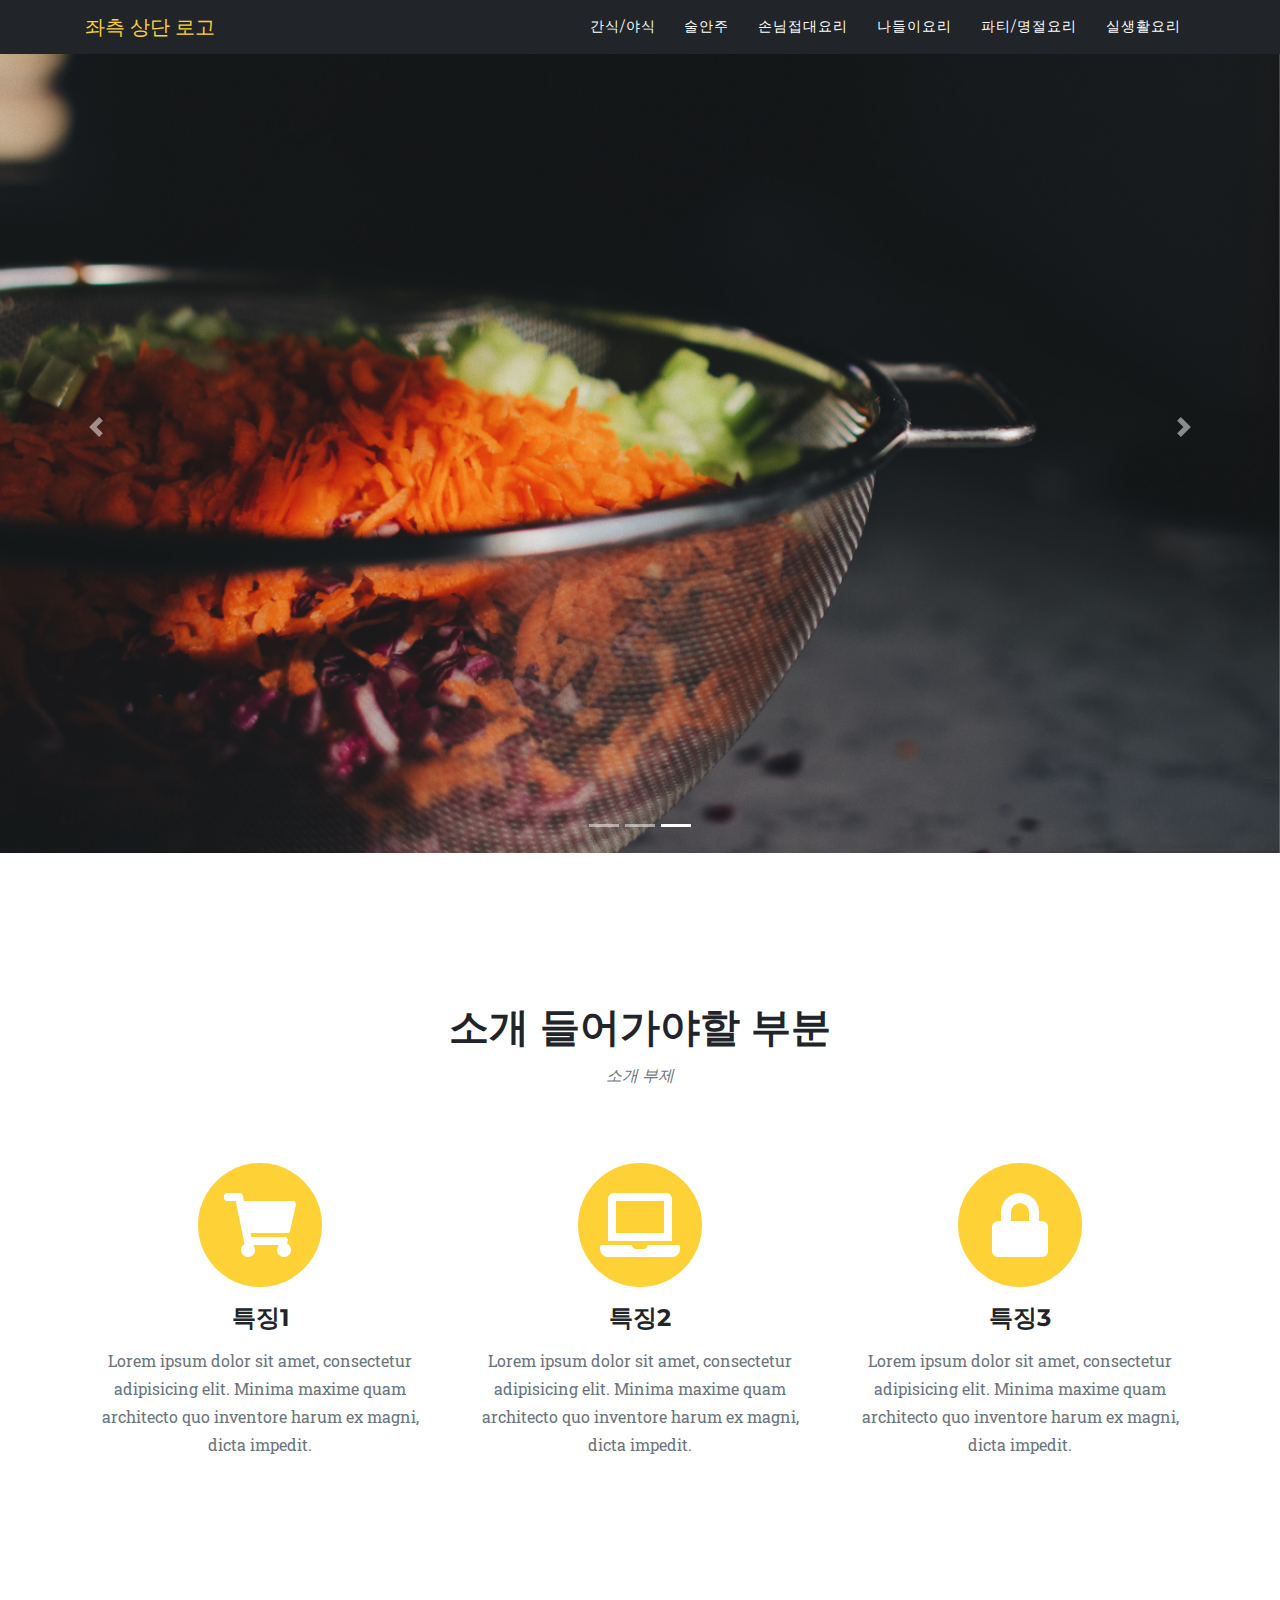
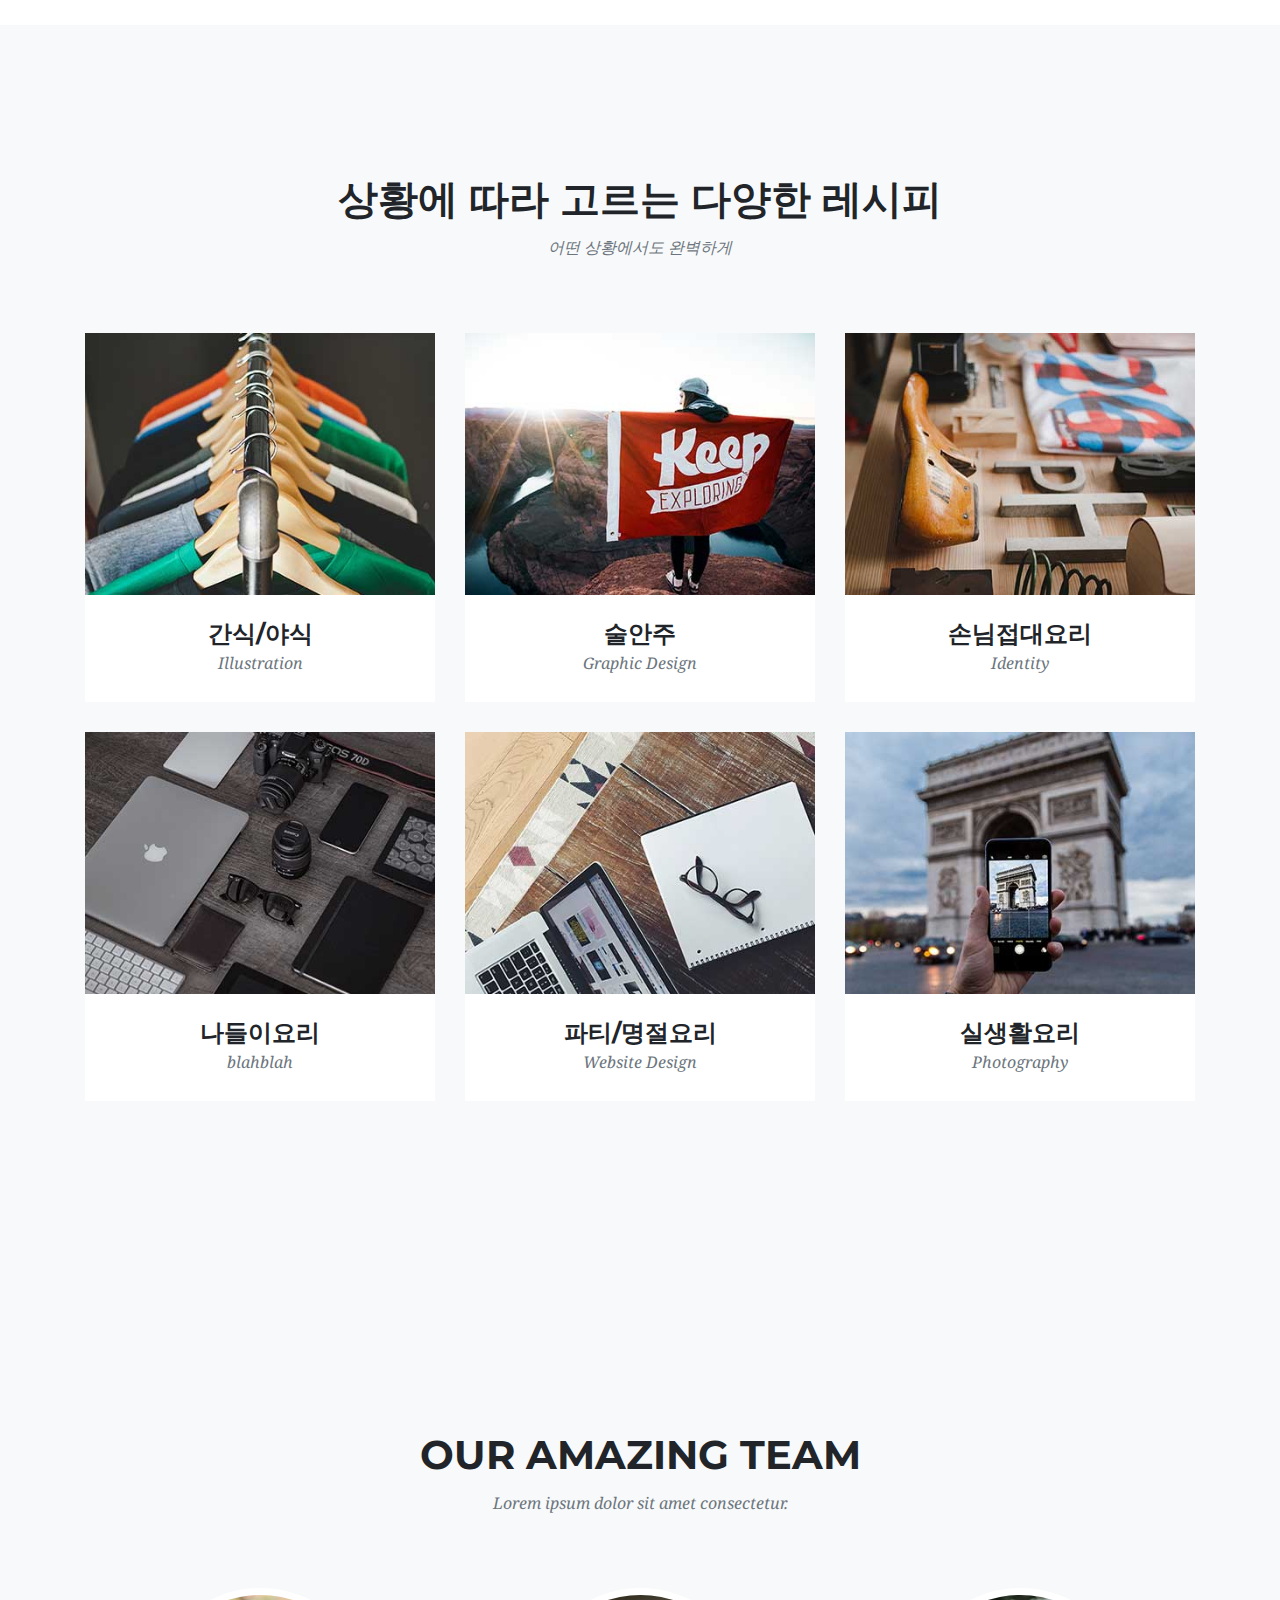
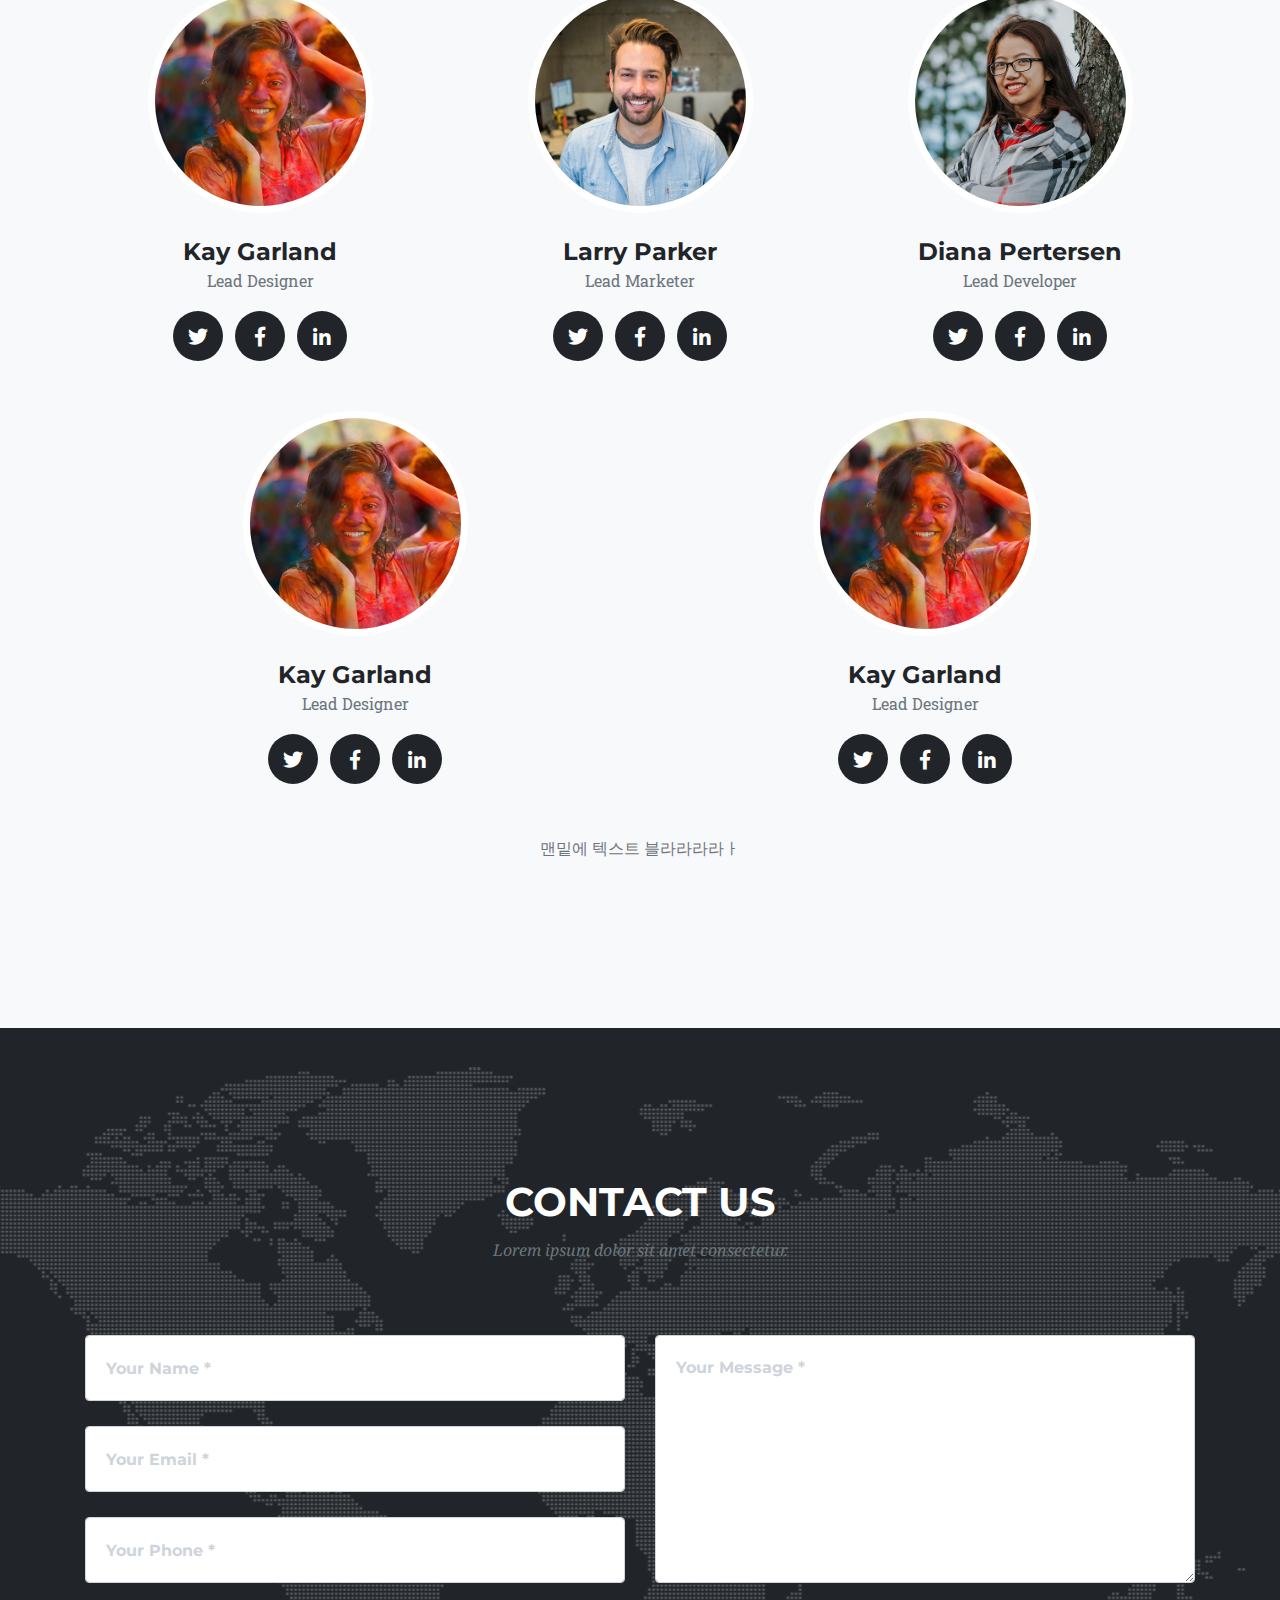
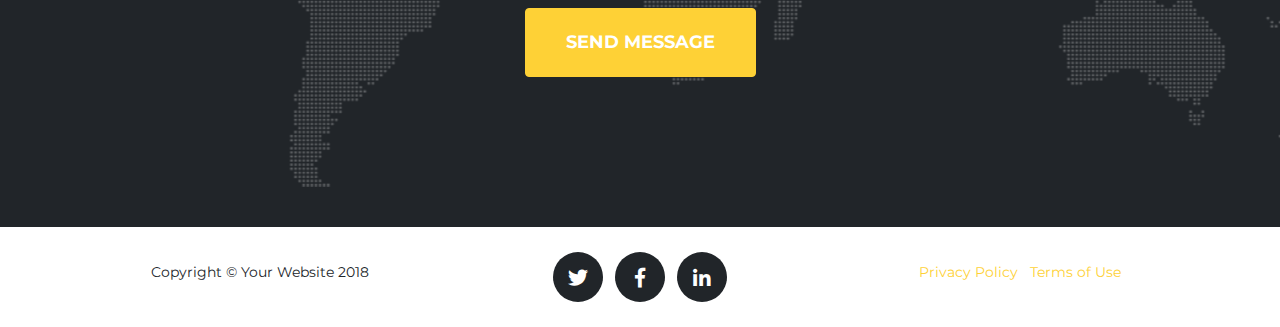
<file: index.html>
<!DOCTYPE html>
<html lang="en">

<head>

  <meta charset="utf-8">
  <meta name="viewport" content="width=device-width, initial-scale=1, shrink-to-fit=no">
  <meta name="description" content="">
  <meta name="author" content="">

  <title>창 제목</title>

  <!-- Bootstrap core CSS -->
  <link href="vendor/bootstrap/css/bootstrap.min.css" rel="stylesheet">

  <!-- Custom fonts for this template -->
  <link href="vendor/fontawesome-free/css/all.min.css" rel="stylesheet" type="text/css">
  <link href="https://fonts.googleapis.com/css?family=Montserrat:400,700" rel="stylesheet" type="text/css">
  <link href='https://fonts.googleapis.com/css?family=Kaushan+Script' rel='stylesheet' type='text/css'>
  <link href='https://fonts.googleapis.com/css?family=Droid+Serif:400,700,400italic,700italic' rel='stylesheet' type='text/css'>
  <link href='https://fonts.googleapis.com/css?family=Roboto+Slab:400,100,300,700' rel='stylesheet' type='text/css'>

  <!-- Custom styles for this template -->
  <link href="css/agency.css" rel="stylesheet">

  <script src="https://ajax.googleapis.com/ajax/libs/jquery/3.3.1/jquery.min.js"></script>
  <script src="https://maxcdn.bootstrapcdn.com/bootstrap/3.3.7/js/bootstrap.min.js"></script>
</head>

<body id="page-top">

  <!-- Navigation -->
  <nav class="navbar navbar-expand-lg navbar-dark fixed-top" id="mainNav">
    <div class="container">
      <a class="navbar-brand js-scroll-trigger" href="#page-top">좌측 상단 로고</a>
      <button class="navbar-toggler navbar-toggler-right" type="button" data-toggle="collapse" data-target="#navbarResponsive"
        aria-controls="navbarResponsive" aria-expanded="false" aria-label="Toggle navigation">
        MENU
        <i class="fas fa-bars"></i>
      </button>
      <div class="collapse navbar-collapse" id="navbarResponsive">
        <ul class="navbar-nav text-uppercase ml-auto">
          <li class="nav-item">
            <a class="nav-link js-scroll-trigger" href="snack.html">간식/야식</a>
          </li>
          <li class="nav-item">
            <a class="nav-link js-scroll-trigger" href="alcohol.html">술안주</a>
          </li>
          <li class="nav-item">
            <a class="nav-link js-scroll-trigger" href="guest.html">손님접대요리</a>
          </li>
          <li class="nav-item">
            <a class="nav-link js-scroll-trigger" href="picnic.html">나들이요리</a>
          </li>
          <li class="nav-item">
            <a class="nav-link js-scroll-trigger" href="special.html">파티/명절요리</a>
          </li>
          <li class="nav-item">
            <a class="nav-link js-scroll-trigger" href="live.html">실생활요리</a>
          </li>
        </ul>
      </div>
    </div>
  </nav>

  <!-- Header -->
  <!-- <header class="masthead">
    <div class="container">
      <div class="intro-text">
        <div class="intro-lead-in">메인화면 부제</div>
        <div class="intro-heading text-uppercase">메인화면 제목</div>
        <a class="btn btn-primary btn-xl text-uppercase js-scroll-trigger" href="#services">제목 밑에 버튼</a>
      </div>
    </div>
  </header> -->

  <div id="demo" class="carousel slide" data-ride="carousel">

      <!-- Indicators -->
      <ul class="carousel-indicators">
        <li data-target="#demo" data-slide-to="0" class=""></li>
        <li data-target="#demo" data-slide-to="1" class=""></li>
        <li data-target="#demo" data-slide-to="2" class="active"></li>
      </ul>
      
      <!-- The slideshow -->
      <div class="carousel-inner">
        <div class="carousel-item">
          <img src="img/cooking2.jpg" alt="Los Angeles" width=100%>
        </div>
        <div class="carousel-item">
          <img src="img/cooking2.jpg" alt="Chicago" width=100%>
        </div>
        <div class="carousel-item active">
          <img src="img/cooking2.jpg" alt="New York" width=100%>
        </div>
      </div>
      
      <!-- Left and right controls -->
      <a class="carousel-control-prev" href="#demo" data-slide="prev">
        <span class="carousel-control-prev-icon"></span>
      </a>
      <a class="carousel-control-next" href="#demo" data-slide="next">
        <span class="carousel-control-next-icon"></span>
      </a>
    </div>

  <!-- Services -->
  <section id="services">
    <div class="container">
      <div class="row">
        <div class="col-lg-12 text-center">
          <h2 class="section-heading text-uppercase">소개 들어가야할 부분</h2>
          <h3 class="section-subheading text-muted">소개 부제</h3>
        </div>
      </div>
      <div class="row text-center">
        <div class="col-md-4">
          <span class="fa-stack fa-4x">
            <i class="fas fa-circle fa-stack-2x text-primary"></i>
            <i class="fas fa-shopping-cart fa-stack-1x fa-inverse"></i>
          </span>
          <h4 class="service-heading">특징1</h4>
          <p class="text-muted">Lorem ipsum dolor sit amet, consectetur adipisicing elit. Minima maxime quam architecto
            quo inventore harum ex magni, dicta impedit.</p>
        </div>
        <div class="col-md-4">
          <span class="fa-stack fa-4x">
            <i class="fas fa-circle fa-stack-2x text-primary"></i>
            <i class="fas fa-laptop fa-stack-1x fa-inverse"></i>
          </span>
          <h4 class="service-heading">특징2</h4>
          <p class="text-muted">Lorem ipsum dolor sit amet, consectetur adipisicing elit. Minima maxime quam architecto
            quo inventore harum ex magni, dicta impedit.</p>
        </div>
        <div class="col-md-4">
          <span class="fa-stack fa-4x">
            <i class="fas fa-circle fa-stack-2x text-primary"></i>
            <i class="fas fa-lock fa-stack-1x fa-inverse"></i>
          </span>
          <h4 class="service-heading">특징3</h4>
          <p class="text-muted">Lorem ipsum dolor sit amet, consectetur adipisicing elit. Minima maxime quam architecto
            quo inventore harum ex magni, dicta impedit.</p>
        </div>
      </div>
    </div>
  </section>

  <!-- Portfolio Grid -->
  <section class="bg-light" id="portfolio">
    <div class="container">
      <div class="row">
        <div class="col-lg-12 text-center">
          <h2 class="section-heading text-uppercase">상황에 따라 고르는 다양한 레시피</h2>
          <h3 class="section-subheading text-muted">어떤 상황에서도 완벽하게</h3>
        </div>
      </div>
      <div class="row">
        <div class="col-md-4 col-sm-6 portfolio-item">
          <a class="portfolio-link" href="snack.html">
            <!-- portfolio hover는 사진 가져다 대면 노란색으로 겹쳐지는거 -->
            <div class="portfolio-hover">
              <!-- 사진 가져다 대면 + 아이콘 나오는거 -->
              <!-- <div class="portfolio-hover-content">
                  <i class="fas fa-plus fa-3x"></i>
                </div> -->
            </div>
            <img class="img-fluid" src="img/portfolio/01-thumbnail.jpg" alt="">
          </a>
          <div class="portfolio-caption">
            <h4>간식/야식</h4>
            <p class="text-muted">Illustration</p>
          </div>
        </div>
        <div class="col-md-4 col-sm-6 portfolio-item">
          <a class="portfolio-link" href="alcohol.html">
            <div class="portfolio-hover">
            </div>
            <img class="img-fluid" src="img/portfolio/02-thumbnail.jpg" alt="">
          </a>
          <div class="portfolio-caption">
            <h4>술안주</h4>
            <p class="text-muted">Graphic Design</p>
          </div>
        </div>
        <div class="col-md-4 col-sm-6 portfolio-item">
          <a class="portfolio-link" href="guest.html">
            <div class="portfolio-hover">
            </div>
            <img class="img-fluid" src="img/portfolio/03-thumbnail.jpg" alt="">
          </a>
          <div class="portfolio-caption">
            <h4>손님접대요리</h4>
            <p class="text-muted">Identity</p>
          </div>
        </div>
        <div class="col-md-4 col-sm-6 portfolio-item">
          <a class="portfolio-link" href="picnic.html">
            <div class="portfolio-hover">
            </div>
            <img class="img-fluid" src="img/portfolio/04-thumbnail.jpg" alt="">
          </a>
          <div class="portfolio-caption">
            <h4>나들이요리</h4>
            <p class="text-muted">blahblah</p>
          </div>
        </div>
        <div class="col-md-4 col-sm-6 portfolio-item">
          <a class="portfolio-link" href="special.html">
            <div class="portfolio-hover">
            </div>
            <img class="img-fluid" src="img/portfolio/05-thumbnail.jpg" alt="">
          </a>
          <div class="portfolio-caption">
            <h4>파티/명절요리</h4>
            <p class="text-muted">Website Design</p>
          </div>
        </div>
        <div class="col-md-4 col-sm-6 portfolio-item">
          <a class="portfolio-link" href="live.html">
            <div class="portfolio-hover">
            </div>
            <img class="img-fluid" src="img/portfolio/06-thumbnail.jpg" alt="">
          </a>
          <div class="portfolio-caption">
            <h4>실생활요리</h4>
            <p class="text-muted">Photography</p>
          </div>
        </div>
      </div>
    </div>
  </section>


  <!-- Team -->
  <section class="bg-light" id="team">
    <div class="container">
      <div class="row">
        <div class="col-lg-12 text-center">
          <h2 class="section-heading text-uppercase">Our Amazing Team</h2>
          <h3 class="section-subheading text-muted">Lorem ipsum dolor sit amet consectetur.</h3>
        </div>
      </div>
      <div class="row">
        <div class="col-sm-4">
          <div class="team-member">
            <img class="mx-auto rounded-circle" src="img/team/1.jpg" alt="">
            <h4>Kay Garland</h4>
            <p class="text-muted">Lead Designer</p>
            <ul class="list-inline social-buttons">
              <li class="list-inline-item">
                <a href="#">
                  <i class="fab fa-twitter"></i>
                </a>
              </li>
              <li class="list-inline-item">
                <a href="#">
                  <i class="fab fa-facebook-f"></i>
                </a>
              </li>
              <li class="list-inline-item">
                <a href="#">
                  <i class="fab fa-linkedin-in"></i>
                </a>
              </li>
            </ul>
          </div>
        </div>
        <div class="col-sm-4">
          <div class="team-member">
            <img class="mx-auto rounded-circle" src="img/team/2.jpg" alt="">
            <h4>Larry Parker</h4>
            <p class="text-muted">Lead Marketer</p>
            <ul class="list-inline social-buttons">
              <li class="list-inline-item">
                <a href="#">
                  <i class="fab fa-twitter"></i>
                </a>
              </li>
              <li class="list-inline-item">
                <a href="#">
                  <i class="fab fa-facebook-f"></i>
                </a>
              </li>
              <li class="list-inline-item">
                <a href="#">
                  <i class="fab fa-linkedin-in"></i>
                </a>
              </li>
            </ul>
          </div>
        </div>
        <div class="col-sm-4">
          <div class="team-member">
            <img class="mx-auto rounded-circle" src="img/team/3.jpg" alt="">
            <h4>Diana Pertersen</h4>
            <p class="text-muted">Lead Developer</p>
            <ul class="list-inline social-buttons">
              <li class="list-inline-item">
                <a href="#">
                  <i class="fab fa-twitter"></i>
                </a>
              </li>
              <li class="list-inline-item">
                <a href="#">
                  <i class="fab fa-facebook-f"></i>
                </a>
              </li>
              <li class="list-inline-item">
                <a href="#">
                  <i class="fab fa-linkedin-in"></i>
                </a>
              </li>
            </ul>
          </div>
        </div>
        <div class="col-sm-6">
          <div class="team-member">
            <img class="mx-auto rounded-circle" src="img/team/1.jpg" alt="">
            <h4>Kay Garland</h4>
            <p class="text-muted">Lead Designer</p>
            <ul class="list-inline social-buttons">
              <li class="list-inline-item">
                <a href="#">
                  <i class="fab fa-twitter"></i>
                </a>
              </li>
              <li class="list-inline-item">
                <a href="#">
                  <i class="fab fa-facebook-f"></i>
                </a>
              </li>
              <li class="list-inline-item">
                <a href="#">
                  <i class="fab fa-linkedin-in"></i>
                </a>
              </li>
            </ul>
          </div>
        </div>
        <div class="col-sm-6">
          <div class="team-member">
            <img class="mx-auto rounded-circle" src="img/team/1.jpg" alt="">
            <h4>Kay Garland</h4>
            <p class="text-muted">Lead Designer</p>
            <ul class="list-inline social-buttons">
              <li class="list-inline-item">
                <a href="#">
                  <i class="fab fa-twitter"></i>
                </a>
              </li>
              <li class="list-inline-item">
                <a href="#">
                  <i class="fab fa-facebook-f"></i>
                </a>
              </li>
              <li class="list-inline-item">
                <a href="#">
                  <i class="fab fa-linkedin-in"></i>
                </a>
              </li>
            </ul>
          </div>
        </div>
      </div>
      <div class="row">
        <div class="col-lg-8 mx-auto text-center">
          <p class="large text-muted">맨밑에 텍스트 블라라라라ㅏ</p>
        </div>
      </div>
    </div>
  </section>

  <!-- Contact -->
  <section id="contact">
    <div class="container">
      <div class="row">
        <div class="col-lg-12 text-center">
          <h2 class="section-heading text-uppercase">Contact Us</h2>
          <h3 class="section-subheading text-muted">Lorem ipsum dolor sit amet consectetur.</h3>
        </div>
      </div>
      <div class="row">
        <div class="col-lg-12">
          <form id="contactForm" name="sentMessage" novalidate="novalidate">
            <div class="row">
              <div class="col-md-6">
                <div class="form-group">
                  <input class="form-control" id="name" type="text" placeholder="Your Name *" required="required"
                    data-validation-required-message="Please enter your name.">
                  <p class="help-block text-danger"></p>
                </div>
                <div class="form-group">
                  <input class="form-control" id="email" type="email" placeholder="Your Email *" required="required"
                    data-validation-required-message="Please enter your email address.">
                  <p class="help-block text-danger"></p>
                </div>
                <div class="form-group">
                  <input class="form-control" id="phone" type="tel" placeholder="Your Phone *" required="required"
                    data-validation-required-message="Please enter your phone number.">
                  <p class="help-block text-danger"></p>
                </div>
              </div>
              <div class="col-md-6">
                <div class="form-group">
                  <textarea class="form-control" id="message" placeholder="Your Message *" required="required"
                    data-validation-required-message="Please enter a message."></textarea>
                  <p class="help-block text-danger"></p>
                </div>
              </div>
              <div class="clearfix"></div>
              <div class="col-lg-12 text-center">
                <div id="success"></div>
                <button id="sendMessageButton" class="btn btn-primary btn-xl text-uppercase" type="submit">Send Message</button>
              </div>
            </div>
          </form>
        </div>
      </div>
    </div>
  </section>

  <!-- Footer -->
  <footer>
    <div class="container">
      <div class="row">
        <div class="col-md-4">
          <span class="copyright">Copyright &copy; Your Website 2018</span>
        </div>
        <div class="col-md-4">
          <ul class="list-inline social-buttons">
            <li class="list-inline-item">
              <a href="#">
                <i class="fab fa-twitter"></i>
              </a>
            </li>
            <li class="list-inline-item">
              <a href="#">
                <i class="fab fa-facebook-f"></i>
              </a>
            </li>
            <li class="list-inline-item">
              <a href="#">
                <i class="fab fa-linkedin-in"></i>
              </a>
            </li>
          </ul>
        </div>
        <div class="col-md-4">
          <ul class="list-inline quicklinks">
            <li class="list-inline-item">
              <a href="#">Privacy Policy</a>
            </li>
            <li class="list-inline-item">
              <a href="#">Terms of Use</a>
            </li>
          </ul>
        </div>
      </div>
    </div>
  </footer>


  <!-- Bootstrap core JavaScript -->
  <script src="vendor/jquery/jquery.min.js"></script>
  <script src="vendor/bootstrap/js/bootstrap.bundle.min.js"></script>

  <!-- Plugin JavaScript -->
  <script src="vendor/jquery-easing/jquery.easing.min.js"></script>

  <!-- Contact form JavaScript -->
  <script src="js/jqBootstrapValidation.js"></script>
  <script src="js/contact_me.js"></script>

  <!-- Custom scripts for this template -->
  <script src="js/agency.js"></script>

</body>

</html>
</file>
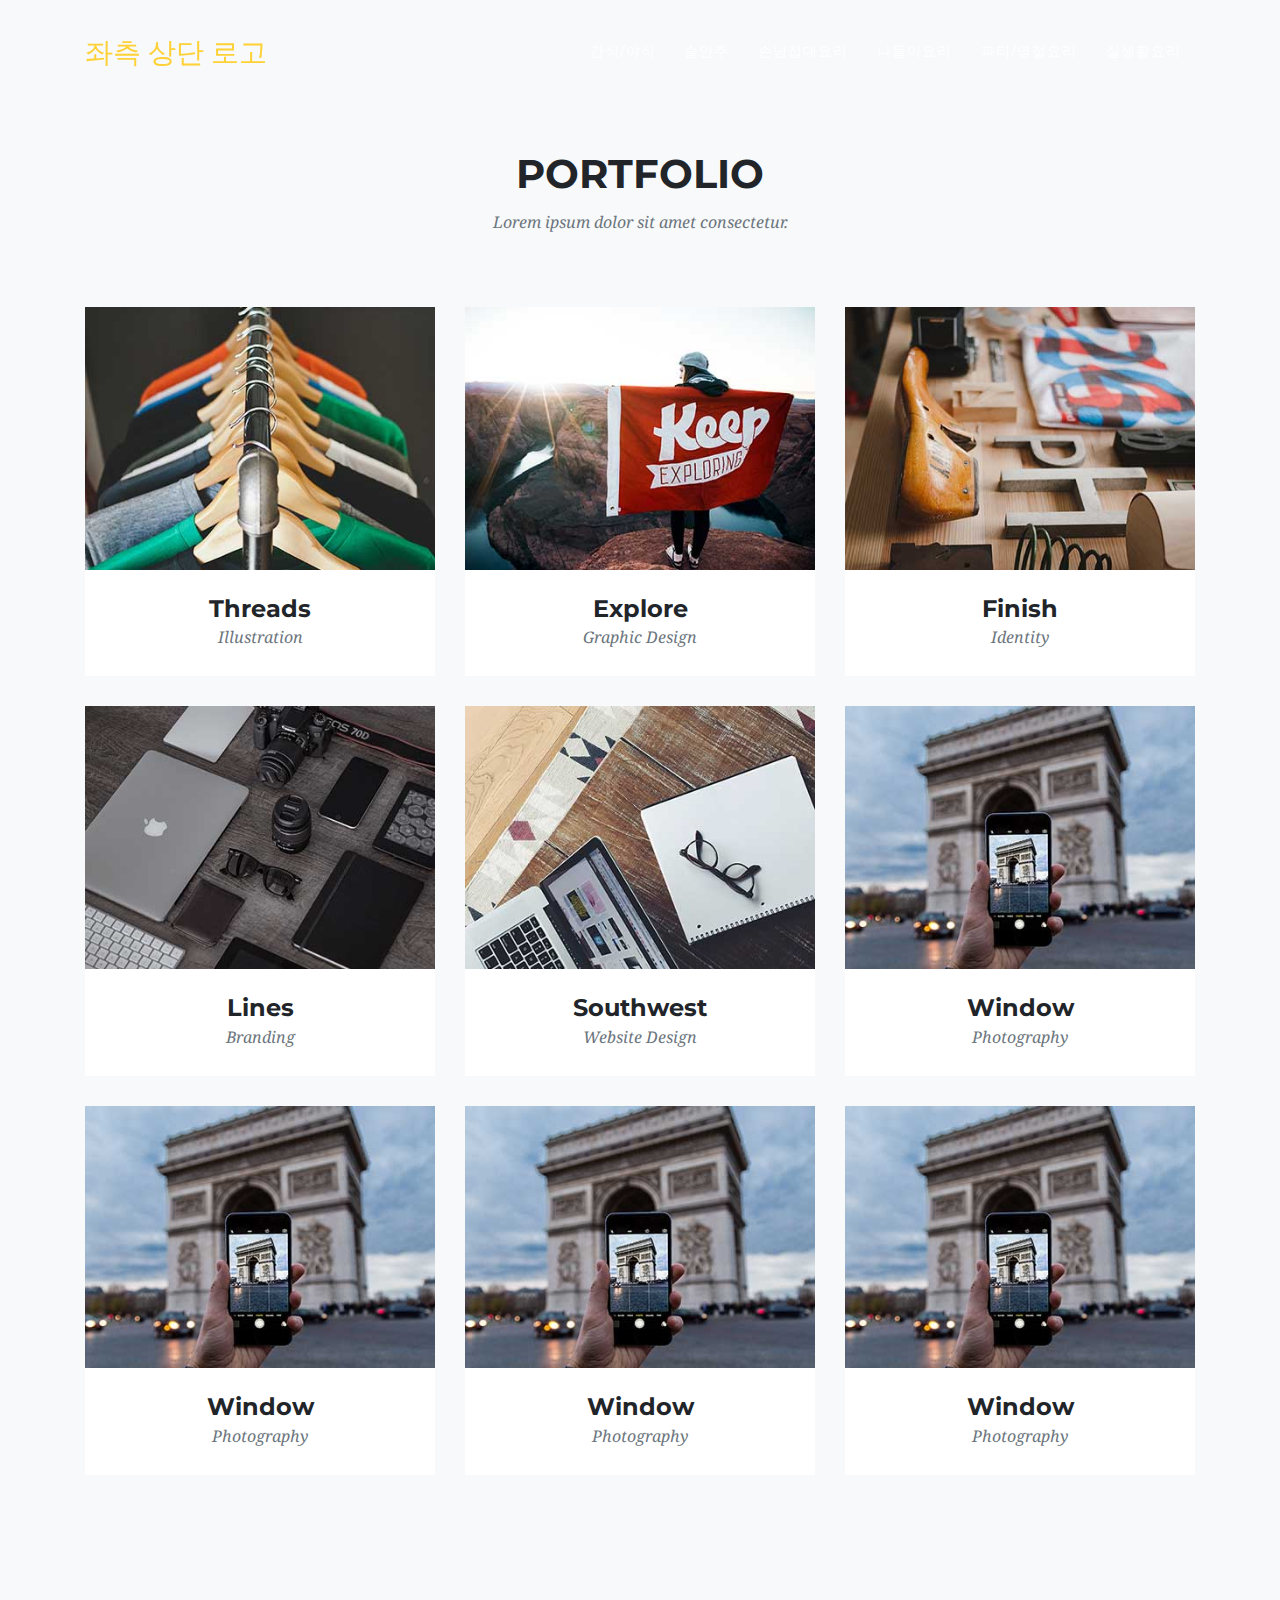
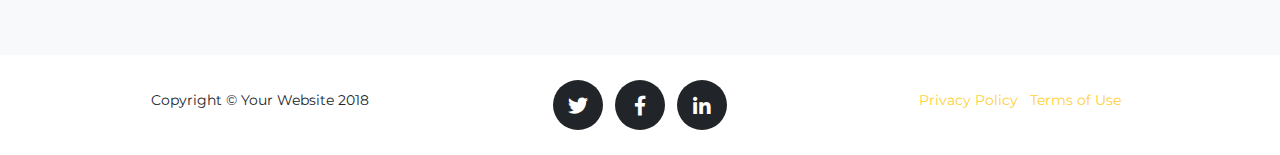
<file: snack.html>
<!DOCTYPE html>
<html lang="en">

<head>

    <meta charset="utf-8">
    <meta name="viewport" content="width=device-width, initial-scale=1, shrink-to-fit=no">
    <meta name="description" content="">
    <meta name="author" content="">

    <title>창 제목</title>

    <!-- Bootstrap core CSS -->
    <link href="vendor/bootstrap/css/bootstrap.min.css" rel="stylesheet">

    <!-- Custom fonts for this template -->
    <link href="vendor/fontawesome-free/css/all.min.css" rel="stylesheet" type="text/css">
    <link href="https://fonts.googleapis.com/css?family=Montserrat:400,700" rel="stylesheet" type="text/css">
    <link href='https://fonts.googleapis.com/css?family=Kaushan+Script' rel='stylesheet' type='text/css'>
    <link href='https://fonts.googleapis.com/css?family=Droid+Serif:400,700,400italic,700italic' rel='stylesheet' type='text/css'>
    <link href='https://fonts.googleapis.com/css?family=Roboto+Slab:400,100,300,700' rel='stylesheet' type='text/css'>

    <!-- Custom styles for this template -->
    <link href="css/agency.min.css" rel="stylesheet">

</head>

<body id="page-top">

    <!-- Navigation -->
    <nav class="navbar navbar-expand-lg navbar-dark fixed-top" id="mainNav">
        <div class="container">
            <a class="navbar-brand js-scroll-trigger" href="index.html">좌측 상단 로고</a>
            <button class="navbar-toggler navbar-toggler-right" type="button" data-toggle="collapse" data-target="#navbarResponsive"
                aria-controls="navbarResponsive" aria-expanded="false" aria-label="Toggle navigation">
                MENU
                <i class="fas fa-bars"></i>
            </button>
            <div class="collapse navbar-collapse" id="navbarResponsive">
                <ul class="navbar-nav text-uppercase ml-auto">
                    <li class="nav-item">
                        <a class="nav-link js-scroll-trigger" href="snack.html">간식/야식</a>
                    </li>
                    <li class="nav-item">
                        <a class="nav-link js-scroll-trigger" href="alcohol.html">술안주</a>
                    </li>
                    <li class="nav-item">
                        <a class="nav-link js-scroll-trigger" href="guest.html">손님접대요리</a>
                    </li>
                    <li class="nav-item">
                        <a class="nav-link js-scroll-trigger" href="picnic.html">나들이요리</a>
                    </li>
                    <li class="nav-item">
                        <a class="nav-link js-scroll-trigger" href="special.html">파티/명절요리</a>
                    </li>
                    <li class="nav-item">
                        <a class="nav-link js-scroll-trigger" href="live.html">실생활요리</a>
                    </li>
                </ul>
            </div>
        </div>
    </nav>

    <!-- Portfolio Grid -->
    <section class="bg-light" id="portfolio">
        <div class="container">
            <div class="row">
                <div class="col-lg-12 text-center">
                    <h2 class="section-heading text-uppercase">Portfolio</h2>
                    <h3 class="section-subheading text-muted">Lorem ipsum dolor sit amet consectetur.</h3>
                </div>
            </div>
            <div class="row">
                <div class="col-md-4 col-sm-6 portfolio-item">
                    <a class="portfolio-link" data-toggle="modal" href="#portfolioModal1">
                        <div class="portfolio-hover">
                            <div class="portfolio-hover-content">
                                <i class="fas fa-plus fa-3x"></i>
                            </div>
                        </div>
                        <img class="img-fluid" src="img/portfolio/01-thumbnail.jpg" alt="">
                    </a>
                    <div class="portfolio-caption">
                        <h4>Threads</h4>
                        <p class="text-muted">Illustration</p>
                    </div>
                </div>
                <div class="col-md-4 col-sm-6 portfolio-item">
                    <a class="portfolio-link" data-toggle="modal" href="#portfolioModal2">
                        <div class="portfolio-hover">
                            <div class="portfolio-hover-content">
                                <i class="fas fa-plus fa-3x"></i>
                            </div>
                        </div>
                        <img class="img-fluid" src="img/portfolio/02-thumbnail.jpg" alt="">
                    </a>
                    <div class="portfolio-caption">
                        <h4>Explore</h4>
                        <p class="text-muted">Graphic Design</p>
                    </div>
                </div>
                <div class="col-md-4 col-sm-6 portfolio-item">
                    <a class="portfolio-link" data-toggle="modal" href="#portfolioModal3">
                        <div class="portfolio-hover">
                            <div class="portfolio-hover-content">
                                <i class="fas fa-plus fa-3x"></i>
                            </div>
                        </div>
                        <img class="img-fluid" src="img/portfolio/03-thumbnail.jpg" alt="">
                    </a>
                    <div class="portfolio-caption">
                        <h4>Finish</h4>
                        <p class="text-muted">Identity</p>
                    </div>
                </div>
                <div class="col-md-4 col-sm-6 portfolio-item">
                    <a class="portfolio-link" data-toggle="modal" href="#portfolioModal4">
                        <div class="portfolio-hover">
                            <div class="portfolio-hover-content">
                                <i class="fas fa-plus fa-3x"></i>
                            </div>
                        </div>
                        <img class="img-fluid" src="img/portfolio/04-thumbnail.jpg" alt="">
                    </a>
                    <div class="portfolio-caption">
                        <h4>Lines</h4>
                        <p class="text-muted">Branding</p>
                    </div>
                </div>
                <div class="col-md-4 col-sm-6 portfolio-item">
                    <a class="portfolio-link" data-toggle="modal" href="#portfolioModal5">
                        <div class="portfolio-hover">
                            <div class="portfolio-hover-content">
                                <i class="fas fa-plus fa-3x"></i>
                            </div>
                        </div>
                        <img class="img-fluid" src="img/portfolio/05-thumbnail.jpg" alt="">
                    </a>
                    <div class="portfolio-caption">
                        <h4>Southwest</h4>
                        <p class="text-muted">Website Design</p>
                    </div>
                </div>
                <div class="col-md-4 col-sm-6 portfolio-item">
                    <a class="portfolio-link" data-toggle="modal" href="#portfolioModal6">
                        <div class="portfolio-hover">
                            <div class="portfolio-hover-content">
                                <i class="fas fa-plus fa-3x"></i>
                            </div>
                        </div>
                        <img class="img-fluid" src="img/portfolio/06-thumbnail.jpg" alt="">
                    </a>
                    <div class="portfolio-caption">
                        <h4>Window</h4>
                        <p class="text-muted">Photography</p>
                    </div>
                </div>
                <div class="col-md-4 col-sm-6 portfolio-item">
                    <a class="portfolio-link" data-toggle="modal" href="#portfolioModal6">
                        <div class="portfolio-hover">
                            <div class="portfolio-hover-content">
                                <i class="fas fa-plus fa-3x"></i>
                            </div>
                        </div>
                        <img class="img-fluid" src="img/portfolio/06-thumbnail.jpg" alt="">
                    </a>
                    <div class="portfolio-caption">
                        <h4>Window</h4>
                        <p class="text-muted">Photography</p>
                    </div>
                </div>
                <div class="col-md-4 col-sm-6 portfolio-item">
                    <a class="portfolio-link" data-toggle="modal" href="#portfolioModal6">
                        <div class="portfolio-hover">
                            <div class="portfolio-hover-content">
                                <i class="fas fa-plus fa-3x"></i>
                            </div>
                        </div>
                        <img class="img-fluid" src="img/portfolio/06-thumbnail.jpg" alt="">
                    </a>
                    <div class="portfolio-caption">
                        <h4>Window</h4>
                        <p class="text-muted">Photography</p>
                    </div>
                </div>
                <div class="col-md-4 col-sm-6 portfolio-item">
                    <a class="portfolio-link" data-toggle="modal" href="#portfolioModal6">
                        <div class="portfolio-hover">
                            <div class="portfolio-hover-content">
                                <i class="fas fa-plus fa-3x"></i>
                            </div>
                        </div>
                        <img class="img-fluid" src="img/portfolio/06-thumbnail.jpg" alt="">
                    </a>
                    <div class="portfolio-caption">
                        <h4>Window</h4>
                        <p class="text-muted">Photography</p>
                    </div>
                </div>
            </div>
        </div>
    </section>

    <!-- Footer -->
    <footer>
        <div class="container">
            <div class="row">
                <div class="col-md-4">
                    <span class="copyright">Copyright &copy; Your Website 2018</span>
                </div>
                <div class="col-md-4">
                    <ul class="list-inline social-buttons">
                        <li class="list-inline-item">
                            <a href="#">
                                <i class="fab fa-twitter"></i>
                            </a>
                        </li>
                        <li class="list-inline-item">
                            <a href="#">
                                <i class="fab fa-facebook-f"></i>
                            </a>
                        </li>
                        <li class="list-inline-item">
                            <a href="#">
                                <i class="fab fa-linkedin-in"></i>
                            </a>
                        </li>
                    </ul>
                </div>
                <div class="col-md-4">
                    <ul class="list-inline quicklinks">
                        <li class="list-inline-item">
                            <a href="#">Privacy Policy</a>
                        </li>
                        <li class="list-inline-item">
                            <a href="#">Terms of Use</a>
                        </li>
                    </ul>
                </div>
            </div>
        </div>
    </footer>

    <!-- Portfolio Modals -->

    <!-- Modal 1 -->
    <div class="portfolio-modal modal fade" id="portfolioModal1" tabindex="-1" role="dialog" aria-hidden="true">
        <div class="modal-dialog">
            <div class="modal-content">
                <div class="close-modal" data-dismiss="modal">
                    <div class="lr">
                        <div class="rl"></div>
                    </div>
                </div>
                <div class="container">
                    <div class="row">
                        <div class="col-lg-8 mx-auto">
                            <div class="modal-body">
                                <!-- Project Details Go Here -->
                                <h2 class="text-uppercase">Project Name</h2>
                                <p class="item-intro text-muted">Lorem ipsum dolor sit amet consectetur.</p>
                                <img claxss="img-fluid d-block mx-auto" src="img/portfolio/01-full.jpg" alt="">
                                <p>Use this area to describe your project. Lorem ipsum dolor sit amet, consectetur
                                    adipisicing elit. Est blanditiis dolorem culpa incidunt minus dignissimos deserunt
                                    repellat aperiam quasi sunt officia expedita beatae cupiditate, maiores
                                    repudiandae, nostrum, reiciendis facere nemo!</p>
                                <ul class="list-inline">
                                    <li>Date: January 2017</li>
                                    <li>Client: Threads</li>
                                    <li>Category: Illustration</li>
                                </ul>
                                <button class="btn btn-primary" data-dismiss="modal" type="button">
                                    <i class="fas fa-times"></i>
                                    Close Project</button>
                            </div>
                        </div>
                    </div>
                </div>
            </div>
        </div>
    </div>

    <!-- Modal 2 -->
    <div class="portfolio-modal modal fade" id="portfolioModal2" tabindex="-1" role="dialog" aria-hidden="true">
        <div class="modal-dialog">
            <div class="modal-content">
                <div class="close-modal" data-dismiss="modal">
                    <div class="lr">
                        <div class="rl"></div>
                    </div>
                </div>
                <div class="container">
                    <div class="row">
                        <div class="col-lg-8 mx-auto">
                            <div class="modal-body">
                                <!-- Project Details Go Here -->
                                <h2 class="text-uppercase">Project Name</h2>
                                <p class="item-intro text-muted">Lorem ipsum dolor sit amet consectetur.</p>
                                <img class="img-fluid d-block mx-auto" src="img/portfolio/02-full.jpg" alt="">
                                <p>Use this area to describe your project. Lorem ipsum dolor sit amet, consectetur
                                    adipisicing elit. Est blanditiis dolorem culpa incidunt minus dignissimos deserunt
                                    repellat aperiam quasi sunt officia expedita beatae cupiditate, maiores
                                    repudiandae, nostrum, reiciendis facere nemo!</p>
                                <ul class="list-inline">
                                    <li>Date: January 2017</li>
                                    <li>Client: Explore</li>
                                    <li>Category: Graphic Design</li>
                                </ul>
                                <button class="btn btn-primary" data-dismiss="modal" type="button">
                                    <i class="fas fa-times"></i>
                                    Close Project</button>
                            </div>
                        </div>
                    </div>
                </div>
            </div>
        </div>
    </div>

    <!-- Modal 3 -->
    <div class="portfolio-modal modal fade" id="portfolioModal3" tabindex="-1" role="dialog" aria-hidden="true">
        <div class="modal-dialog">
            <div class="modal-content">
                <div class="close-modal" data-dismiss="modal">
                    <div class="lr">
                        <div class="rl"></div>
                    </div>
                </div>
                <div class="container">
                    <div class="row">
                        <div class="col-lg-8 mx-auto">
                            <div class="modal-body">
                                <!-- Project Details Go Here -->
                                <h2 class="text-uppercase">Project Name</h2>
                                <p class="item-intro text-muted">Lorem ipsum dolor sit amet consectetur.</p>
                                <img class="img-fluid d-block mx-auto" src="img/portfolio/03-full.jpg" alt="">
                                <p>Use this area to describe your project. Lorem ipsum dolor sit amet, consectetur
                                    adipisicing elit. Est blanditiis dolorem culpa incidunt minus dignissimos deserunt
                                    repellat aperiam quasi sunt officia expedita beatae cupiditate, maiores
                                    repudiandae, nostrum, reiciendis facere nemo!</p>
                                <ul class="list-inline">
                                    <li>Date: January 2017</li>
                                    <li>Client: Finish</li>
                                    <li>Category: Identity</li>
                                </ul>
                                <button class="btn btn-primary" data-dismiss="modal" type="button">
                                    <i class="fas fa-times"></i>
                                    Close Project</button>
                            </div>
                        </div>
                    </div>
                </div>
            </div>
        </div>
    </div>

    <!-- Modal 4 -->
    <div class="portfolio-modal modal fade" id="portfolioModal4" tabindex="-1" role="dialog" aria-hidden="true">
        <div class="modal-dialog">
            <div class="modal-content">
                <div class="close-modal" data-dismiss="modal">
                    <div class="lr">
                        <div class="rl"></div>
                    </div>
                </div>
                <div class="container">
                    <div class="row">
                        <div class="col-lg-8 mx-auto">
                            <div class="modal-body">
                                <!-- Project Details Go Here -->
                                <h2 class="text-uppercase">Project Name</h2>
                                <p class="item-intro text-muted">Lorem ipsum dolor sit amet consectetur.</p>
                                <img class="img-fluid d-block mx-auto" src="img/portfolio/04-full.jpg" alt="">
                                <p>Use this area to describe your project. Lorem ipsum dolor sit amet, consectetur
                                    adipisicing elit. Est blanditiis dolorem culpa incidunt minus dignissimos deserunt
                                    repellat aperiam quasi sunt officia expedita beatae cupiditate, maiores
                                    repudiandae, nostrum, reiciendis facere nemo!</p>
                                <ul class="list-inline">
                                    <li>Date: January 2017</li>
                                    <li>Client: Lines</li>
                                    <li>Category: Branding</li>
                                </ul>
                                <button class="btn btn-primary" data-dismiss="modal" type="button">
                                    <i class="fas fa-times"></i>
                                    Close Project</button>
                            </div>
                        </div>
                    </div>
                </div>
            </div>
        </div>
    </div>

    <!-- Modal 5 -->
    <div class="portfolio-modal modal fade" id="portfolioModal5" tabindex="-1" role="dialog" aria-hidden="true">
        <div class="modal-dialog">
            <div class="modal-content">
                <div class="close-modal" data-dismiss="modal">
                    <div class="lr">
                        <div class="rl"></div>
                    </div>
                </div>
                <div class="container">
                    <div class="row">
                        <div class="col-lg-8 mx-auto">
                            <div class="modal-body">
                                <!-- Project Details Go Here -->
                                <h2 class="text-uppercase">Project Name</h2>
                                <p class="item-intro text-muted">Lorem ipsum dolor sit amet consectetur.</p>
                                <img class="img-fluid d-block mx-auto" src="img/portfolio/05-full.jpg" alt="">
                                <p>Use this area to describe your project. Lorem ipsum dolor sit amet, consectetur
                                    adipisicing elit. Est blanditiis dolorem culpa incidunt minus dignissimos deserunt
                                    repellat aperiam quasi sunt officia expedita beatae cupiditate, maiores
                                    repudiandae, nostrum, reiciendis facere nemo!</p>
                                <ul class="list-inline">
                                    <li>Date: January 2017</li>
                                    <li>Client: Southwest</li>
                                    <li>Category: Website Design</li>
                                </ul>
                                <button class="btn btn-primary" data-dismiss="modal" type="button">
                                    <i class="fas fa-times"></i>
                                    Close Project</button>
                            </div>
                        </div>
                    </div>
                </div>
            </div>
        </div>
    </div>

    <!-- Modal 6 -->
    <div class="portfolio-modal modal fade" id="portfolioModal6" tabindex="-1" role="dialog" aria-hidden="true">
        <div class="modal-dialog">
            <div class="modal-content">
                <div class="close-modal" data-dismiss="modal">
                    <div class="lr">
                        <div class="rl"></div>
                    </div>
                </div>
                <div class="container">
                    <div class="row">
                        <div class="col-lg-8 mx-auto">
                            <div class="modal-body">
                                <!-- Project Details Go Here -->
                                <h2 class="text-uppercase">Project Name</h2>
                                <p class="item-intro text-muted">Lorem ipsum dolor sit amet consectetur.</p>
                                <img class="img-fluid d-block mx-auto" src="img/portfolio/06-full.jpg" alt="">
                                <p>Use this area to describe your project. Lorem ipsum dolor sit amet, consectetur
                                    adipisicing elit. Est blanditiis dolorem culpa incidunt minus dignissimos deserunt
                                    repellat aperiam quasi sunt officia expedita beatae cupiditate, maiores
                                    repudiandae, nostrum, reiciendis facere nemo!</p>
                                <ul class="list-inline">
                                    <li>Date: January 2017</li>
                                    <li>Client: Window</li>
                                    <li>Category: Photography</li>
                                </ul>
                                <button class="btn btn-primary" data-dismiss="modal" type="button">
                                    <i class="fas fa-times"></i>
                                    Close Project</button>
                            </div>
                        </div>
                    </div>
                </div>
            </div>
        </div>
    </div>

    <!-- Bootstrap core JavaScript -->
    <script src="vendor/jquery/jquery.min.js"></script>
    <script src="vendor/bootstrap/js/bootstrap.bundle.min.js"></script>

    <!-- Plugin JavaScript -->
    <script src="vendor/jquery-easing/jquery.easing.min.js"></script>

    <!-- Contact form JavaScript -->
    <script src="js/jqBootstrapValidation.js"></script>
    <script src="js/contact_me.js"></script>

    <!-- Custom scripts for this template -->
    <script src="js/agency.min.js"></script>

</body>

</html>
</file>
<file: vendor/fontawesome-free/css/all.min.css>
/*!
 * Font Awesome Free 5.3.1 by @fontawesome - https://fontawesome.com
 * License - https://fontawesome.com/license/free (Icons: CC BY 4.0, Fonts: SIL OFL 1.1, Code: MIT License)
 */
.fa,.fab,.fal,.far,.fas{-moz-osx-font-smoothing:grayscale;-webkit-font-smoothing:antialiased;display:inline-block;font-style:normal;font-variant:normal;text-rendering:auto;line-height:1}.fa-lg{font-size:1.33333em;line-height:.75em;vertical-align:-.0667em}.fa-xs{font-size:.75em}.fa-sm{font-size:.875em}.fa-1x{font-size:1em}.fa-2x{font-size:2em}.fa-3x{font-size:3em}.fa-4x{font-size:4em}.fa-5x{font-size:5em}.fa-6x{font-size:6em}.fa-7x{font-size:7em}.fa-8x{font-size:8em}.fa-9x{font-size:9em}.fa-10x{font-size:10em}.fa-fw{text-align:center;width:1.25em}.fa-ul{list-style-type:none;margin-left:2.5em;padding-left:0}.fa-ul>li{position:relative}.fa-li{left:-2em;position:absolute;text-align:center;width:2em;line-height:inherit}.fa-border{border:.08em solid #eee;border-radius:.1em;padding:.2em .25em .15em}.fa-pull-left{float:left}.fa-pull-right{float:right}.fa.fa-pull-left,.fab.fa-pull-left,.fal.fa-pull-left,.far.fa-pull-left,.fas.fa-pull-left{margin-right:.3em}.fa.fa-pull-right,.fab.fa-pull-right,.fal.fa-pull-right,.far.fa-pull-right,.fas.fa-pull-right{margin-left:.3em}.fa-spin{animation:fa-spin 2s infinite linear}.fa-pulse{animation:fa-spin 1s infinite steps(8)}@keyframes fa-spin{0%{transform:rotate(0deg)}to{transform:rotate(1turn)}}.fa-rotate-90{-ms-filter:"progid:DXImageTransform.Microsoft.BasicImage(rotation=1)";transform:rotate(90deg)}.fa-rotate-180{-ms-filter:"progid:DXImageTransform.Microsoft.BasicImage(rotation=2)";transform:rotate(180deg)}.fa-rotate-270{-ms-filter:"progid:DXImageTransform.Microsoft.BasicImage(rotation=3)";transform:rotate(270deg)}.fa-flip-horizontal{-ms-filter:"progid:DXImageTransform.Microsoft.BasicImage(rotation=0, mirror=1)";transform:scaleX(-1)}.fa-flip-vertical{transform:scaleY(-1)}.fa-flip-horizontal.fa-flip-vertical,.fa-flip-vertical{-ms-filter:"progid:DXImageTransform.Microsoft.BasicImage(rotation=2, mirror=1)"}.fa-flip-horizontal.fa-flip-vertical{transform:scale(-1)}:root .fa-flip-horizontal,:root .fa-flip-vertical,:root .fa-rotate-90,:root .fa-rotate-180,:root .fa-rotate-270{-webkit-filter:none;filter:none}.fa-stack{display:inline-block;height:2em;line-height:2em;position:relative;vertical-align:middle;width:2em}.fa-stack-1x,.fa-stack-2x{left:0;position:absolute;text-align:center;width:100%}.fa-stack-1x{line-height:inherit}.fa-stack-2x{font-size:2em}.fa-inverse{color:#fff}.fa-500px:before{content:"\f26e"}.fa-accessible-icon:before{content:"\f368"}.fa-accusoft:before{content:"\f369"}.fa-ad:before{content:"\f641"}.fa-address-book:before{content:"\f2b9"}.fa-address-card:before{content:"\f2bb"}.fa-adjust:before{content:"\f042"}.fa-adn:before{content:"\f170"}.fa-adversal:before{content:"\f36a"}.fa-affiliatetheme:before{content:"\f36b"}.fa-air-freshener:before{content:"\f5d0"}.fa-algolia:before{content:"\f36c"}.fa-align-center:before{content:"\f037"}.fa-align-justify:before{content:"\f039"}.fa-align-left:before{content:"\f036"}.fa-align-right:before{content:"\f038"}.fa-alipay:before{content:"\f642"}.fa-allergies:before{content:"\f461"}.fa-amazon:before{content:"\f270"}.fa-amazon-pay:before{content:"\f42c"}.fa-ambulance:before{content:"\f0f9"}.fa-american-sign-language-interpreting:before{content:"\f2a3"}.fa-amilia:before{content:"\f36d"}.fa-anchor:before{content:"\f13d"}.fa-android:before{content:"\f17b"}.fa-angellist:before{content:"\f209"}.fa-angle-double-down:before{content:"\f103"}.fa-angle-double-left:before{content:"\f100"}.fa-angle-double-right:before{content:"\f101"}.fa-angle-double-up:before{content:"\f102"}.fa-angle-down:before{content:"\f107"}.fa-angle-left:before{content:"\f104"}.fa-angle-right:before{content:"\f105"}.fa-angle-up:before{content:"\f106"}.fa-angry:before{content:"\f556"}.fa-angrycreative:before{content:"\f36e"}.fa-angular:before{content:"\f420"}.fa-ankh:before{content:"\f644"}.fa-app-store:before{content:"\f36f"}.fa-app-store-ios:before{content:"\f370"}.fa-apper:before{content:"\f371"}.fa-apple:before{content:"\f179"}.fa-apple-alt:before{content:"\f5d1"}.fa-apple-pay:before{content:"\f415"}.fa-archive:before{content:"\f187"}.fa-archway:before{content:"\f557"}.fa-arrow-alt-circle-down:before{content:"\f358"}.fa-arrow-alt-circle-left:before{content:"\f359"}.fa-arrow-alt-circle-right:before{content:"\f35a"}.fa-arrow-alt-circle-up:before{content:"\f35b"}.fa-arrow-circle-down:before{content:"\f0ab"}.fa-arrow-circle-left:before{content:"\f0a8"}.fa-arrow-circle-right:before{content:"\f0a9"}.fa-arrow-circle-up:before{content:"\f0aa"}.fa-arrow-down:before{content:"\f063"}.fa-arrow-left:before{content:"\f060"}.fa-arrow-right:before{content:"\f061"}.fa-arrow-up:before{content:"\f062"}.fa-arrows-alt:before{content:"\f0b2"}.fa-arrows-alt-h:before{content:"\f337"}.fa-arrows-alt-v:before{content:"\f338"}.fa-assistive-listening-systems:before{content:"\f2a2"}.fa-asterisk:before{content:"\f069"}.fa-asymmetrik:before{content:"\f372"}.fa-at:before{content:"\f1fa"}.fa-atlas:before{content:"\f558"}.fa-atom:before{content:"\f5d2"}.fa-audible:before{content:"\f373"}.fa-audio-description:before{content:"\f29e"}.fa-autoprefixer:before{content:"\f41c"}.fa-avianex:before{content:"\f374"}.fa-aviato:before{content:"\f421"}.fa-award:before{content:"\f559"}.fa-aws:before{content:"\f375"}.fa-backspace:before{content:"\f55a"}.fa-backward:before{content:"\f04a"}.fa-balance-scale:before{content:"\f24e"}.fa-ban:before{content:"\f05e"}.fa-band-aid:before{content:"\f462"}.fa-bandcamp:before{content:"\f2d5"}.fa-barcode:before{content:"\f02a"}.fa-bars:before{content:"\f0c9"}.fa-baseball-ball:before{content:"\f433"}.fa-basketball-ball:before{content:"\f434"}.fa-bath:before{content:"\f2cd"}.fa-battery-empty:before{content:"\f244"}.fa-battery-full:before{content:"\f240"}.fa-battery-half:before{content:"\f242"}.fa-battery-quarter:before{content:"\f243"}.fa-battery-three-quarters:before{content:"\f241"}.fa-bed:before{content:"\f236"}.fa-beer:before{content:"\f0fc"}.fa-behance:before{content:"\f1b4"}.fa-behance-square:before{content:"\f1b5"}.fa-bell:before{content:"\f0f3"}.fa-bell-slash:before{content:"\f1f6"}.fa-bezier-curve:before{content:"\f55b"}.fa-bible:before{content:"\f647"}.fa-bicycle:before{content:"\f206"}.fa-bimobject:before{content:"\f378"}.fa-binoculars:before{content:"\f1e5"}.fa-birthday-cake:before{content:"\f1fd"}.fa-bitbucket:before{content:"\f171"}.fa-bitcoin:before{content:"\f379"}.fa-bity:before{content:"\f37a"}.fa-black-tie:before{content:"\f27e"}.fa-blackberry:before{content:"\f37b"}.fa-blender:before{content:"\f517"}.fa-blind:before{content:"\f29d"}.fa-blogger:before{content:"\f37c"}.fa-blogger-b:before{content:"\f37d"}.fa-bluetooth:before{content:"\f293"}.fa-bluetooth-b:before{content:"\f294"}.fa-bold:before{content:"\f032"}.fa-bolt:before{content:"\f0e7"}.fa-bomb:before{content:"\f1e2"}.fa-bone:before{content:"\f5d7"}.fa-bong:before{content:"\f55c"}.fa-book:before{content:"\f02d"}.fa-book-open:before{content:"\f518"}.fa-book-reader:before{content:"\f5da"}.fa-bookmark:before{content:"\f02e"}.fa-bowling-ball:before{content:"\f436"}.fa-box:before{content:"\f466"}.fa-box-open:before{content:"\f49e"}.fa-boxes:before{content:"\f468"}.fa-braille:before{content:"\f2a1"}.fa-brain:before{content:"\f5dc"}.fa-briefcase:before{content:"\f0b1"}.fa-briefcase-medical:before{content:"\f469"}.fa-broadcast-tower:before{content:"\f519"}.fa-broom:before{content:"\f51a"}.fa-brush:before{content:"\f55d"}.fa-btc:before{content:"\f15a"}.fa-bug:before{content:"\f188"}.fa-building:before{content:"\f1ad"}.fa-bullhorn:before{content:"\f0a1"}.fa-bullseye:before{content:"\f140"}.fa-burn:before{content:"\f46a"}.fa-buromobelexperte:before{content:"\f37f"}.fa-bus:before{content:"\f207"}.fa-bus-alt:before{content:"\f55e"}.fa-business-time:before{content:"\f64a"}.fa-buysellads:before{content:"\f20d"}.fa-calculator:before{content:"\f1ec"}.fa-calendar:before{content:"\f133"}.fa-calendar-alt:before{content:"\f073"}.fa-calendar-check:before{content:"\f274"}.fa-calendar-minus:before{content:"\f272"}.fa-calendar-plus:before{content:"\f271"}.fa-calendar-times:before{content:"\f273"}.fa-camera:before{content:"\f030"}.fa-camera-retro:before{content:"\f083"}.fa-cannabis:before{content:"\f55f"}.fa-capsules:before{content:"\f46b"}.fa-car:before{content:"\f1b9"}.fa-car-alt:before{content:"\f5de"}.fa-car-battery:before{content:"\f5df"}.fa-car-crash:before{content:"\f5e1"}.fa-car-side:before{content:"\f5e4"}.fa-caret-down:before{content:"\f0d7"}.fa-caret-left:before{content:"\f0d9"}.fa-caret-right:before{content:"\f0da"}.fa-caret-square-down:before{content:"\f150"}.fa-caret-square-left:before{content:"\f191"}.fa-caret-square-right:before{content:"\f152"}.fa-caret-square-up:before{content:"\f151"}.fa-caret-up:before{content:"\f0d8"}.fa-cart-arrow-down:before{content:"\f218"}.fa-cart-plus:before{content:"\f217"}.fa-cc-amazon-pay:before{content:"\f42d"}.fa-cc-amex:before{content:"\f1f3"}.fa-cc-apple-pay:before{content:"\f416"}.fa-cc-diners-club:before{content:"\f24c"}.fa-cc-discover:before{content:"\f1f2"}.fa-cc-jcb:before{content:"\f24b"}.fa-cc-mastercard:before{content:"\f1f1"}.fa-cc-paypal:before{content:"\f1f4"}.fa-cc-stripe:before{content:"\f1f5"}.fa-cc-visa:before{content:"\f1f0"}.fa-centercode:before{content:"\f380"}.fa-certificate:before{content:"\f0a3"}.fa-chalkboard:before{content:"\f51b"}.fa-chalkboard-teacher:before{content:"\f51c"}.fa-charging-station:before{content:"\f5e7"}.fa-chart-area:before{content:"\f1fe"}.fa-chart-bar:before{content:"\f080"}.fa-chart-line:before{content:"\f201"}.fa-chart-pie:before{content:"\f200"}.fa-check:before{content:"\f00c"}.fa-check-circle:before{content:"\f058"}.fa-check-double:before{content:"\f560"}.fa-check-square:before{content:"\f14a"}.fa-chess:before{content:"\f439"}.fa-chess-bishop:before{content:"\f43a"}.fa-chess-board:before{content:"\f43c"}.fa-chess-king:before{content:"\f43f"}.fa-chess-knight:before{content:"\f441"}.fa-chess-pawn:before{content:"\f443"}.fa-chess-queen:before{content:"\f445"}.fa-chess-rook:before{content:"\f447"}.fa-chevron-circle-down:before{content:"\f13a"}.fa-chevron-circle-left:before{content:"\f137"}.fa-chevron-circle-right:before{content:"\f138"}.fa-chevron-circle-up:before{content:"\f139"}.fa-chevron-down:before{content:"\f078"}.fa-chevron-left:before{content:"\f053"}.fa-chevron-right:before{content:"\f054"}.fa-chevron-up:before{content:"\f077"}.fa-child:before{content:"\f1ae"}.fa-chrome:before{content:"\f268"}.fa-church:before{content:"\f51d"}.fa-circle:before{content:"\f111"}.fa-circle-notch:before{content:"\f1ce"}.fa-city:before{content:"\f64f"}.fa-clipboard:before{content:"\f328"}.fa-clipboard-check:before{content:"\f46c"}.fa-clipboard-list:before{content:"\f46d"}.fa-clock:before{content:"\f017"}.fa-clone:before{content:"\f24d"}.fa-closed-captioning:before{content:"\f20a"}.fa-cloud:before{content:"\f0c2"}.fa-cloud-download-alt:before{content:"\f381"}.fa-cloud-upload-alt:before{content:"\f382"}.fa-cloudscale:before{content:"\f383"}.fa-cloudsmith:before{content:"\f384"}.fa-cloudversify:before{content:"\f385"}.fa-cocktail:before{content:"\f561"}.fa-code:before{content:"\f121"}.fa-code-branch:before{content:"\f126"}.fa-codepen:before{content:"\f1cb"}.fa-codiepie:before{content:"\f284"}.fa-coffee:before{content:"\f0f4"}.fa-cog:before{content:"\f013"}.fa-cogs:before{content:"\f085"}.fa-coins:before{content:"\f51e"}.fa-columns:before{content:"\f0db"}.fa-comment:before{content:"\f075"}.fa-comment-alt:before{content:"\f27a"}.fa-comment-dollar:before{content:"\f651"}.fa-comment-dots:before{content:"\f4ad"}.fa-comment-slash:before{content:"\f4b3"}.fa-comments:before{content:"\f086"}.fa-comments-dollar:before{content:"\f653"}.fa-compact-disc:before{content:"\f51f"}.fa-compass:before{content:"\f14e"}.fa-compress:before{content:"\f066"}.fa-concierge-bell:before{content:"\f562"}.fa-connectdevelop:before{content:"\f20e"}.fa-contao:before{content:"\f26d"}.fa-cookie:before{content:"\f563"}.fa-cookie-bite:before{content:"\f564"}.fa-copy:before{content:"\f0c5"}.fa-copyright:before{content:"\f1f9"}.fa-couch:before{content:"\f4b8"}.fa-cpanel:before{content:"\f388"}.fa-creative-commons:before{content:"\f25e"}.fa-creative-commons-by:before{content:"\f4e7"}.fa-creative-commons-nc:before{content:"\f4e8"}.fa-creative-commons-nc-eu:before{content:"\f4e9"}.fa-creative-commons-nc-jp:before{content:"\f4ea"}.fa-creative-commons-nd:before{content:"\f4eb"}.fa-creative-commons-pd:before{content:"\f4ec"}.fa-creative-commons-pd-alt:before{content:"\f4ed"}.fa-creative-commons-remix:before{content:"\f4ee"}.fa-creative-commons-sa:before{content:"\f4ef"}.fa-creative-commons-sampling:before{content:"\f4f0"}.fa-creative-commons-sampling-plus:before{content:"\f4f1"}.fa-creative-commons-share:before{content:"\f4f2"}.fa-credit-card:before{content:"\f09d"}.fa-crop:before{content:"\f125"}.fa-crop-alt:before{content:"\f565"}.fa-cross:before{content:"\f654"}.fa-crosshairs:before{content:"\f05b"}.fa-crow:before{content:"\f520"}.fa-crown:before{content:"\f521"}.fa-css3:before{content:"\f13c"}.fa-css3-alt:before{content:"\f38b"}.fa-cube:before{content:"\f1b2"}.fa-cubes:before{content:"\f1b3"}.fa-cut:before{content:"\f0c4"}.fa-cuttlefish:before{content:"\f38c"}.fa-d-and-d:before{content:"\f38d"}.fa-dashcube:before{content:"\f210"}.fa-database:before{content:"\f1c0"}.fa-deaf:before{content:"\f2a4"}.fa-delicious:before{content:"\f1a5"}.fa-deploydog:before{content:"\f38e"}.fa-deskpro:before{content:"\f38f"}.fa-desktop:before{content:"\f108"}.fa-deviantart:before{content:"\f1bd"}.fa-dharmachakra:before{content:"\f655"}.fa-diagnoses:before{content:"\f470"}.fa-dice:before{content:"\f522"}.fa-dice-five:before{content:"\f523"}.fa-dice-four:before{content:"\f524"}.fa-dice-one:before{content:"\f525"}.fa-dice-six:before{content:"\f526"}.fa-dice-three:before{content:"\f527"}.fa-dice-two:before{content:"\f528"}.fa-digg:before{content:"\f1a6"}.fa-digital-ocean:before{content:"\f391"}.fa-digital-tachograph:before{content:"\f566"}.fa-directions:before{content:"\f5eb"}.fa-discord:before{content:"\f392"}.fa-discourse:before{content:"\f393"}.fa-divide:before{content:"\f529"}.fa-dizzy:before{content:"\f567"}.fa-dna:before{content:"\f471"}.fa-dochub:before{content:"\f394"}.fa-docker:before{content:"\f395"}.fa-dollar-sign:before{content:"\f155"}.fa-dolly:before{content:"\f472"}.fa-dolly-flatbed:before{content:"\f474"}.fa-donate:before{content:"\f4b9"}.fa-door-closed:before{content:"\f52a"}.fa-door-open:before{content:"\f52b"}.fa-dot-circle:before{content:"\f192"}.fa-dove:before{content:"\f4ba"}.fa-download:before{content:"\f019"}.fa-draft2digital:before{content:"\f396"}.fa-drafting-compass:before{content:"\f568"}.fa-draw-polygon:before{content:"\f5ee"}.fa-dribbble:before{content:"\f17d"}.fa-dribbble-square:before{content:"\f397"}.fa-dropbox:before{content:"\f16b"}.fa-drum:before{content:"\f569"}.fa-drum-steelpan:before{content:"\f56a"}.fa-drupal:before{content:"\f1a9"}.fa-dumbbell:before{content:"\f44b"}.fa-dyalog:before{content:"\f399"}.fa-earlybirds:before{content:"\f39a"}.fa-ebay:before{content:"\f4f4"}.fa-edge:before{content:"\f282"}.fa-edit:before{content:"\f044"}.fa-eject:before{content:"\f052"}.fa-elementor:before{content:"\f430"}.fa-ellipsis-h:before{content:"\f141"}.fa-ellipsis-v:before{content:"\f142"}.fa-ello:before{content:"\f5f1"}.fa-ember:before{content:"\f423"}.fa-empire:before{content:"\f1d1"}.fa-envelope:before{content:"\f0e0"}.fa-envelope-open:before{content:"\f2b6"}.fa-envelope-open-text:before{content:"\f658"}.fa-envelope-square:before{content:"\f199"}.fa-envira:before{content:"\f299"}.fa-equals:before{content:"\f52c"}.fa-eraser:before{content:"\f12d"}.fa-erlang:before{content:"\f39d"}.fa-ethereum:before{content:"\f42e"}.fa-etsy:before{content:"\f2d7"}.fa-euro-sign:before{content:"\f153"}.fa-exchange-alt:before{content:"\f362"}.fa-exclamation:before{content:"\f12a"}.fa-exclamation-circle:before{content:"\f06a"}.fa-exclamation-triangle:before{content:"\f071"}.fa-expand:before{content:"\f065"}.fa-expand-arrows-alt:before{content:"\f31e"}.fa-expeditedssl:before{content:"\f23e"}.fa-external-link-alt:before{content:"\f35d"}.fa-external-link-square-alt:before{content:"\f360"}.fa-eye:before{content:"\f06e"}.fa-eye-dropper:before{content:"\f1fb"}.fa-eye-slash:before{content:"\f070"}.fa-facebook:before{content:"\f09a"}.fa-facebook-f:before{content:"\f39e"}.fa-facebook-messenger:before{content:"\f39f"}.fa-facebook-square:before{content:"\f082"}.fa-fast-backward:before{content:"\f049"}.fa-fast-forward:before{content:"\f050"}.fa-fax:before{content:"\f1ac"}.fa-feather:before{content:"\f52d"}.fa-feather-alt:before{content:"\f56b"}.fa-female:before{content:"\f182"}.fa-fighter-jet:before{content:"\f0fb"}.fa-file:before{content:"\f15b"}.fa-file-alt:before{content:"\f15c"}.fa-file-archive:before{content:"\f1c6"}.fa-file-audio:before{content:"\f1c7"}.fa-file-code:before{content:"\f1c9"}.fa-file-contract:before{content:"\f56c"}.fa-file-download:before{content:"\f56d"}.fa-file-excel:before{content:"\f1c3"}.fa-file-export:before{content:"\f56e"}.fa-file-image:before{content:"\f1c5"}.fa-file-import:before{content:"\f56f"}.fa-file-invoice:before{content:"\f570"}.fa-file-invoice-dollar:before{content:"\f571"}.fa-file-medical:before{content:"\f477"}.fa-file-medical-alt:before{content:"\f478"}.fa-file-pdf:before{content:"\f1c1"}.fa-file-powerpoint:before{content:"\f1c4"}.fa-file-prescription:before{content:"\f572"}.fa-file-signature:before{content:"\f573"}.fa-file-upload:before{content:"\f574"}.fa-file-video:before{content:"\f1c8"}.fa-file-word:before{content:"\f1c2"}.fa-fill:before{content:"\f575"}.fa-fill-drip:before{content:"\f576"}.fa-film:before{content:"\f008"}.fa-filter:before{content:"\f0b0"}.fa-fingerprint:before{content:"\f577"}.fa-fire:before{content:"\f06d"}.fa-fire-extinguisher:before{content:"\f134"}.fa-firefox:before{content:"\f269"}.fa-first-aid:before{content:"\f479"}.fa-first-order:before{content:"\f2b0"}.fa-first-order-alt:before{content:"\f50a"}.fa-firstdraft:before{content:"\f3a1"}.fa-fish:before{content:"\f578"}.fa-flag:before{content:"\f024"}.fa-flag-checkered:before{content:"\f11e"}.fa-flask:before{content:"\f0c3"}.fa-flickr:before{content:"\f16e"}.fa-flipboard:before{content:"\f44d"}.fa-flushed:before{content:"\f579"}.fa-fly:before{content:"\f417"}.fa-folder:before{content:"\f07b"}.fa-folder-minus:before{content:"\f65d"}.fa-folder-open:before{content:"\f07c"}.fa-folder-plus:before{content:"\f65e"}.fa-font:before{content:"\f031"}.fa-font-awesome:before{content:"\f2b4"}.fa-font-awesome-alt:before{content:"\f35c"}.fa-font-awesome-flag:before{content:"\f425"}.fa-font-awesome-logo-full:before{content:"\f4e6"}.fa-fonticons:before{content:"\f280"}.fa-fonticons-fi:before{content:"\f3a2"}.fa-football-ball:before{content:"\f44e"}.fa-fort-awesome:before{content:"\f286"}.fa-fort-awesome-alt:before{content:"\f3a3"}.fa-forumbee:before{content:"\f211"}.fa-forward:before{content:"\f04e"}.fa-foursquare:before{content:"\f180"}.fa-free-code-camp:before{content:"\f2c5"}.fa-freebsd:before{content:"\f3a4"}.fa-frog:before{content:"\f52e"}.fa-frown:before{content:"\f119"}.fa-frown-open:before{content:"\f57a"}.fa-fulcrum:before{content:"\f50b"}.fa-funnel-dollar:before{content:"\f662"}.fa-futbol:before{content:"\f1e3"}.fa-galactic-republic:before{content:"\f50c"}.fa-galactic-senate:before{content:"\f50d"}.fa-gamepad:before{content:"\f11b"}.fa-gas-pump:before{content:"\f52f"}.fa-gavel:before{content:"\f0e3"}.fa-gem:before{content:"\f3a5"}.fa-genderless:before{content:"\f22d"}.fa-get-pocket:before{content:"\f265"}.fa-gg:before{content:"\f260"}.fa-gg-circle:before{content:"\f261"}.fa-gift:before{content:"\f06b"}.fa-git:before{content:"\f1d3"}.fa-git-square:before{content:"\f1d2"}.fa-github:before{content:"\f09b"}.fa-github-alt:before{content:"\f113"}.fa-github-square:before{content:"\f092"}.fa-gitkraken:before{content:"\f3a6"}.fa-gitlab:before{content:"\f296"}.fa-gitter:before{content:"\f426"}.fa-glass-martini:before{content:"\f000"}.fa-glass-martini-alt:before{content:"\f57b"}.fa-glasses:before{content:"\f530"}.fa-glide:before{content:"\f2a5"}.fa-glide-g:before{content:"\f2a6"}.fa-globe:before{content:"\f0ac"}.fa-globe-africa:before{content:"\f57c"}.fa-globe-americas:before{content:"\f57d"}.fa-globe-asia:before{content:"\f57e"}.fa-gofore:before{content:"\f3a7"}.fa-golf-ball:before{content:"\f450"}.fa-goodreads:before{content:"\f3a8"}.fa-goodreads-g:before{content:"\f3a9"}.fa-google:before{content:"\f1a0"}.fa-google-drive:before{content:"\f3aa"}.fa-google-play:before{content:"\f3ab"}.fa-google-plus:before{content:"\f2b3"}.fa-google-plus-g:before{content:"\f0d5"}.fa-google-plus-square:before{content:"\f0d4"}.fa-google-wallet:before{content:"\f1ee"}.fa-gopuram:before{content:"\f664"}.fa-graduation-cap:before{content:"\f19d"}.fa-gratipay:before{content:"\f184"}.fa-grav:before{content:"\f2d6"}.fa-greater-than:before{content:"\f531"}.fa-greater-than-equal:before{content:"\f532"}.fa-grimace:before{content:"\f57f"}.fa-grin:before{content:"\f580"}.fa-grin-alt:before{content:"\f581"}.fa-grin-beam:before{content:"\f582"}.fa-grin-beam-sweat:before{content:"\f583"}.fa-grin-hearts:before{content:"\f584"}.fa-grin-squint:before{content:"\f585"}.fa-grin-squint-tears:before{content:"\f586"}.fa-grin-stars:before{content:"\f587"}.fa-grin-tears:before{content:"\f588"}.fa-grin-tongue:before{content:"\f589"}.fa-grin-tongue-squint:before{content:"\f58a"}.fa-grin-tongue-wink:before{content:"\f58b"}.fa-grin-wink:before{content:"\f58c"}.fa-grip-horizontal:before{content:"\f58d"}.fa-grip-vertical:before{content:"\f58e"}.fa-gripfire:before{content:"\f3ac"}.fa-grunt:before{content:"\f3ad"}.fa-gulp:before{content:"\f3ae"}.fa-h-square:before{content:"\f0fd"}.fa-hacker-news:before{content:"\f1d4"}.fa-hacker-news-square:before{content:"\f3af"}.fa-hackerrank:before{content:"\f5f7"}.fa-hamsa:before{content:"\f665"}.fa-hand-holding:before{content:"\f4bd"}.fa-hand-holding-heart:before{content:"\f4be"}.fa-hand-holding-usd:before{content:"\f4c0"}.fa-hand-lizard:before{content:"\f258"}.fa-hand-paper:before{content:"\f256"}.fa-hand-peace:before{content:"\f25b"}.fa-hand-point-down:before{content:"\f0a7"}.fa-hand-point-left:before{content:"\f0a5"}.fa-hand-point-right:before{content:"\f0a4"}.fa-hand-point-up:before{content:"\f0a6"}.fa-hand-pointer:before{content:"\f25a"}.fa-hand-rock:before{content:"\f255"}.fa-hand-scissors:before{content:"\f257"}.fa-hand-spock:before{content:"\f259"}.fa-hands:before{content:"\f4c2"}.fa-hands-helping:before{content:"\f4c4"}.fa-handshake:before{content:"\f2b5"}.fa-hashtag:before{content:"\f292"}.fa-haykal:before{content:"\f666"}.fa-hdd:before{content:"\f0a0"}.fa-heading:before{content:"\f1dc"}.fa-headphones:before{content:"\f025"}.fa-headphones-alt:before{content:"\f58f"}.fa-headset:before{content:"\f590"}.fa-heart:before{content:"\f004"}.fa-heartbeat:before{content:"\f21e"}.fa-helicopter:before{content:"\f533"}.fa-highlighter:before{content:"\f591"}.fa-hips:before{content:"\f452"}.fa-hire-a-helper:before{content:"\f3b0"}.fa-history:before{content:"\f1da"}.fa-hockey-puck:before{content:"\f453"}.fa-home:before{content:"\f015"}.fa-hooli:before{content:"\f427"}.fa-hornbill:before{content:"\f592"}.fa-hospital:before{content:"\f0f8"}.fa-hospital-alt:before{content:"\f47d"}.fa-hospital-symbol:before{content:"\f47e"}.fa-hot-tub:before{content:"\f593"}.fa-hotel:before{content:"\f594"}.fa-hotjar:before{content:"\f3b1"}.fa-hourglass:before{content:"\f254"}.fa-hourglass-end:before{content:"\f253"}.fa-hourglass-half:before{content:"\f252"}.fa-hourglass-start:before{content:"\f251"}.fa-houzz:before{content:"\f27c"}.fa-html5:before{content:"\f13b"}.fa-hubspot:before{content:"\f3b2"}.fa-i-cursor:before{content:"\f246"}.fa-id-badge:before{content:"\f2c1"}.fa-id-card:before{content:"\f2c2"}.fa-id-card-alt:before{content:"\f47f"}.fa-image:before{content:"\f03e"}.fa-images:before{content:"\f302"}.fa-imdb:before{content:"\f2d8"}.fa-inbox:before{content:"\f01c"}.fa-indent:before{content:"\f03c"}.fa-industry:before{content:"\f275"}.fa-infinity:before{content:"\f534"}.fa-info:before{content:"\f129"}.fa-info-circle:before{content:"\f05a"}.fa-instagram:before{content:"\f16d"}.fa-internet-explorer:before{content:"\f26b"}.fa-ioxhost:before{content:"\f208"}.fa-italic:before{content:"\f033"}.fa-itunes:before{content:"\f3b4"}.fa-itunes-note:before{content:"\f3b5"}.fa-java:before{content:"\f4e4"}.fa-jedi:before{content:"\f669"}.fa-jedi-order:before{content:"\f50e"}.fa-jenkins:before{content:"\f3b6"}.fa-joget:before{content:"\f3b7"}.fa-joint:before{content:"\f595"}.fa-joomla:before{content:"\f1aa"}.fa-journal-whills:before{content:"\f66a"}.fa-js:before{content:"\f3b8"}.fa-js-square:before{content:"\f3b9"}.fa-jsfiddle:before{content:"\f1cc"}.fa-kaaba:before{content:"\f66b"}.fa-kaggle:before{content:"\f5fa"}.fa-key:before{content:"\f084"}.fa-keybase:before{content:"\f4f5"}.fa-keyboard:before{content:"\f11c"}.fa-keycdn:before{content:"\f3ba"}.fa-khanda:before{content:"\f66d"}.fa-kickstarter:before{content:"\f3bb"}.fa-kickstarter-k:before{content:"\f3bc"}.fa-kiss:before{content:"\f596"}.fa-kiss-beam:before{content:"\f597"}.fa-kiss-wink-heart:before{content:"\f598"}.fa-kiwi-bird:before{content:"\f535"}.fa-korvue:before{content:"\f42f"}.fa-landmark:before{content:"\f66f"}.fa-language:before{content:"\f1ab"}.fa-laptop:before{content:"\f109"}.fa-laptop-code:before{content:"\f5fc"}.fa-laravel:before{content:"\f3bd"}.fa-lastfm:before{content:"\f202"}.fa-lastfm-square:before{content:"\f203"}.fa-laugh:before{content:"\f599"}.fa-laugh-beam:before{content:"\f59a"}.fa-laugh-squint:before{content:"\f59b"}.fa-laugh-wink:before{content:"\f59c"}.fa-layer-group:before{content:"\f5fd"}.fa-leaf:before{content:"\f06c"}.fa-leanpub:before{content:"\f212"}.fa-lemon:before{content:"\f094"}.fa-less:before{content:"\f41d"}.fa-less-than:before{content:"\f536"}.fa-less-than-equal:before{content:"\f537"}.fa-level-down-alt:before{content:"\f3be"}.fa-level-up-alt:before{content:"\f3bf"}.fa-life-ring:before{content:"\f1cd"}.fa-lightbulb:before{content:"\f0eb"}.fa-line:before{content:"\f3c0"}.fa-link:before{content:"\f0c1"}.fa-linkedin:before{content:"\f08c"}.fa-linkedin-in:before{content:"\f0e1"}.fa-linode:before{content:"\f2b8"}.fa-linux:before{content:"\f17c"}.fa-lira-sign:before{content:"\f195"}.fa-list:before{content:"\f03a"}.fa-list-alt:before{content:"\f022"}.fa-list-ol:before{content:"\f0cb"}.fa-list-ul:before{content:"\f0ca"}.fa-location-arrow:before{content:"\f124"}.fa-lock:before{content:"\f023"}.fa-lock-open:before{content:"\f3c1"}.fa-long-arrow-alt-down:before{content:"\f309"}.fa-long-arrow-alt-left:before{content:"\f30a"}.fa-long-arrow-alt-right:before{content:"\f30b"}.fa-long-arrow-alt-up:before{content:"\f30c"}.fa-low-vision:before{content:"\f2a8"}.fa-luggage-cart:before{content:"\f59d"}.fa-lyft:before{content:"\f3c3"}.fa-magento:before{content:"\f3c4"}.fa-magic:before{content:"\f0d0"}.fa-magnet:before{content:"\f076"}.fa-mail-bulk:before{content:"\f674"}.fa-mailchimp:before{content:"\f59e"}.fa-male:before{content:"\f183"}.fa-mandalorian:before{content:"\f50f"}.fa-map:before{content:"\f279"}.fa-map-marked:before{content:"\f59f"}.fa-map-marked-alt:before{content:"\f5a0"}.fa-map-marker:before{content:"\f041"}.fa-map-marker-alt:before{content:"\f3c5"}.fa-map-pin:before{content:"\f276"}.fa-map-signs:before{content:"\f277"}.fa-markdown:before{content:"\f60f"}.fa-marker:before{content:"\f5a1"}.fa-mars:before{content:"\f222"}.fa-mars-double:before{content:"\f227"}.fa-mars-stroke:before{content:"\f229"}.fa-mars-stroke-h:before{content:"\f22b"}.fa-mars-stroke-v:before{content:"\f22a"}.fa-mastodon:before{content:"\f4f6"}.fa-maxcdn:before{content:"\f136"}.fa-medal:before{content:"\f5a2"}.fa-medapps:before{content:"\f3c6"}.fa-medium:before{content:"\f23a"}.fa-medium-m:before{content:"\f3c7"}.fa-medkit:before{content:"\f0fa"}.fa-medrt:before{content:"\f3c8"}.fa-meetup:before{content:"\f2e0"}.fa-megaport:before{content:"\f5a3"}.fa-meh:before{content:"\f11a"}.fa-meh-blank:before{content:"\f5a4"}.fa-meh-rolling-eyes:before{content:"\f5a5"}.fa-memory:before{content:"\f538"}.fa-menorah:before{content:"\f676"}.fa-mercury:before{content:"\f223"}.fa-microchip:before{content:"\f2db"}.fa-microphone:before{content:"\f130"}.fa-microphone-alt:before{content:"\f3c9"}.fa-microphone-alt-slash:before{content:"\f539"}.fa-microphone-slash:before{content:"\f131"}.fa-microscope:before{content:"\f610"}.fa-microsoft:before{content:"\f3ca"}.fa-minus:before{content:"\f068"}.fa-minus-circle:before{content:"\f056"}.fa-minus-square:before{content:"\f146"}.fa-mix:before{content:"\f3cb"}.fa-mixcloud:before{content:"\f289"}.fa-mizuni:before{content:"\f3cc"}.fa-mobile:before{content:"\f10b"}.fa-mobile-alt:before{content:"\f3cd"}.fa-modx:before{content:"\f285"}.fa-monero:before{content:"\f3d0"}.fa-money-bill:before{content:"\f0d6"}.fa-money-bill-alt:before{content:"\f3d1"}.fa-money-bill-wave:before{content:"\f53a"}.fa-money-bill-wave-alt:before{content:"\f53b"}.fa-money-check:before{content:"\f53c"}.fa-money-check-alt:before{content:"\f53d"}.fa-monument:before{content:"\f5a6"}.fa-moon:before{content:"\f186"}.fa-mortar-pestle:before{content:"\f5a7"}.fa-mosque:before{content:"\f678"}.fa-motorcycle:before{content:"\f21c"}.fa-mouse-pointer:before{content:"\f245"}.fa-music:before{content:"\f001"}.fa-napster:before{content:"\f3d2"}.fa-neos:before{content:"\f612"}.fa-neuter:before{content:"\f22c"}.fa-newspaper:before{content:"\f1ea"}.fa-nimblr:before{content:"\f5a8"}.fa-nintendo-switch:before{content:"\f418"}.fa-node:before{content:"\f419"}.fa-node-js:before{content:"\f3d3"}.fa-not-equal:before{content:"\f53e"}.fa-notes-medical:before{content:"\f481"}.fa-npm:before{content:"\f3d4"}.fa-ns8:before{content:"\f3d5"}.fa-nutritionix:before{content:"\f3d6"}.fa-object-group:before{content:"\f247"}.fa-object-ungroup:before{content:"\f248"}.fa-odnoklassniki:before{content:"\f263"}.fa-odnoklassniki-square:before{content:"\f264"}.fa-oil-can:before{content:"\f613"}.fa-old-republic:before{content:"\f510"}.fa-om:before{content:"\f679"}.fa-opencart:before{content:"\f23d"}.fa-openid:before{content:"\f19b"}.fa-opera:before{content:"\f26a"}.fa-optin-monster:before{content:"\f23c"}.fa-osi:before{content:"\f41a"}.fa-outdent:before{content:"\f03b"}.fa-page4:before{content:"\f3d7"}.fa-pagelines:before{content:"\f18c"}.fa-paint-brush:before{content:"\f1fc"}.fa-paint-roller:before{content:"\f5aa"}.fa-palette:before{content:"\f53f"}.fa-palfed:before{content:"\f3d8"}.fa-pallet:before{content:"\f482"}.fa-paper-plane:before{content:"\f1d8"}.fa-paperclip:before{content:"\f0c6"}.fa-parachute-box:before{content:"\f4cd"}.fa-paragraph:before{content:"\f1dd"}.fa-parking:before{content:"\f540"}.fa-passport:before{content:"\f5ab"}.fa-pastafarianism:before{content:"\f67b"}.fa-paste:before{content:"\f0ea"}.fa-patreon:before{content:"\f3d9"}.fa-pause:before{content:"\f04c"}.fa-pause-circle:before{content:"\f28b"}.fa-paw:before{content:"\f1b0"}.fa-paypal:before{content:"\f1ed"}.fa-peace:before{content:"\f67c"}.fa-pen:before{content:"\f304"}.fa-pen-alt:before{content:"\f305"}.fa-pen-fancy:before{content:"\f5ac"}.fa-pen-nib:before{content:"\f5ad"}.fa-pen-square:before{content:"\f14b"}.fa-pencil-alt:before{content:"\f303"}.fa-pencil-ruler:before{content:"\f5ae"}.fa-people-carry:before{content:"\f4ce"}.fa-percent:before{content:"\f295"}.fa-percentage:before{content:"\f541"}.fa-periscope:before{content:"\f3da"}.fa-phabricator:before{content:"\f3db"}.fa-phoenix-framework:before{content:"\f3dc"}.fa-phoenix-squadron:before{content:"\f511"}.fa-phone:before{content:"\f095"}.fa-phone-slash:before{content:"\f3dd"}.fa-phone-square:before{content:"\f098"}.fa-phone-volume:before{content:"\f2a0"}.fa-php:before{content:"\f457"}.fa-pied-piper:before{content:"\f2ae"}.fa-pied-piper-alt:before{content:"\f1a8"}.fa-pied-piper-hat:before{content:"\f4e5"}.fa-pied-piper-pp:before{content:"\f1a7"}.fa-piggy-bank:before{content:"\f4d3"}.fa-pills:before{content:"\f484"}.fa-pinterest:before{content:"\f0d2"}.fa-pinterest-p:before{content:"\f231"}.fa-pinterest-square:before{content:"\f0d3"}.fa-place-of-worship:before{content:"\f67f"}.fa-plane:before{content:"\f072"}.fa-plane-arrival:before{content:"\f5af"}.fa-plane-departure:before{content:"\f5b0"}.fa-play:before{content:"\f04b"}.fa-play-circle:before{content:"\f144"}.fa-playstation:before{content:"\f3df"}.fa-plug:before{content:"\f1e6"}.fa-plus:before{content:"\f067"}.fa-plus-circle:before{content:"\f055"}.fa-plus-square:before{content:"\f0fe"}.fa-podcast:before{content:"\f2ce"}.fa-poll:before{content:"\f681"}.fa-poll-h:before{content:"\f682"}.fa-poo:before{content:"\f2fe"}.fa-poop:before{content:"\f619"}.fa-portrait:before{content:"\f3e0"}.fa-pound-sign:before{content:"\f154"}.fa-power-off:before{content:"\f011"}.fa-pray:before{content:"\f683"}.fa-praying-hands:before{content:"\f684"}.fa-prescription:before{content:"\f5b1"}.fa-prescription-bottle:before{content:"\f485"}.fa-prescription-bottle-alt:before{content:"\f486"}.fa-print:before{content:"\f02f"}.fa-procedures:before{content:"\f487"}.fa-product-hunt:before{content:"\f288"}.fa-project-diagram:before{content:"\f542"}.fa-pushed:before{content:"\f3e1"}.fa-puzzle-piece:before{content:"\f12e"}.fa-python:before{content:"\f3e2"}.fa-qq:before{content:"\f1d6"}.fa-qrcode:before{content:"\f029"}.fa-question:before{content:"\f128"}.fa-question-circle:before{content:"\f059"}.fa-quidditch:before{content:"\f458"}.fa-quinscape:before{content:"\f459"}.fa-quora:before{content:"\f2c4"}.fa-quote-left:before{content:"\f10d"}.fa-quote-right:before{content:"\f10e"}.fa-quran:before{content:"\f687"}.fa-r-project:before{content:"\f4f7"}.fa-random:before{content:"\f074"}.fa-ravelry:before{content:"\f2d9"}.fa-react:before{content:"\f41b"}.fa-readme:before{content:"\f4d5"}.fa-rebel:before{content:"\f1d0"}.fa-receipt:before{content:"\f543"}.fa-recycle:before{content:"\f1b8"}.fa-red-river:before{content:"\f3e3"}.fa-reddit:before{content:"\f1a1"}.fa-reddit-alien:before{content:"\f281"}.fa-reddit-square:before{content:"\f1a2"}.fa-redo:before{content:"\f01e"}.fa-redo-alt:before{content:"\f2f9"}.fa-registered:before{content:"\f25d"}.fa-rendact:before{content:"\f3e4"}.fa-renren:before{content:"\f18b"}.fa-reply:before{content:"\f3e5"}.fa-reply-all:before{content:"\f122"}.fa-replyd:before{content:"\f3e6"}.fa-researchgate:before{content:"\f4f8"}.fa-resolving:before{content:"\f3e7"}.fa-retweet:before{content:"\f079"}.fa-rev:before{content:"\f5b2"}.fa-ribbon:before{content:"\f4d6"}.fa-road:before{content:"\f018"}.fa-robot:before{content:"\f544"}.fa-rocket:before{content:"\f135"}.fa-rocketchat:before{content:"\f3e8"}.fa-rockrms:before{content:"\f3e9"}.fa-route:before{content:"\f4d7"}.fa-rss:before{content:"\f09e"}.fa-rss-square:before{content:"\f143"}.fa-ruble-sign:before{content:"\f158"}.fa-ruler:before{content:"\f545"}.fa-ruler-combined:before{content:"\f546"}.fa-ruler-horizontal:before{content:"\f547"}.fa-ruler-vertical:before{content:"\f548"}.fa-rupee-sign:before{content:"\f156"}.fa-sad-cry:before{content:"\f5b3"}.fa-sad-tear:before{content:"\f5b4"}.fa-safari:before{content:"\f267"}.fa-sass:before{content:"\f41e"}.fa-save:before{content:"\f0c7"}.fa-schlix:before{content:"\f3ea"}.fa-school:before{content:"\f549"}.fa-screwdriver:before{content:"\f54a"}.fa-scribd:before{content:"\f28a"}.fa-search:before{content:"\f002"}.fa-search-dollar:before{content:"\f688"}.fa-search-location:before{content:"\f689"}.fa-search-minus:before{content:"\f010"}.fa-search-plus:before{content:"\f00e"}.fa-searchengin:before{content:"\f3eb"}.fa-seedling:before{content:"\f4d8"}.fa-sellcast:before{content:"\f2da"}.fa-sellsy:before{content:"\f213"}.fa-server:before{content:"\f233"}.fa-servicestack:before{content:"\f3ec"}.fa-shapes:before{content:"\f61f"}.fa-share:before{content:"\f064"}.fa-share-alt:before{content:"\f1e0"}.fa-share-alt-square:before{content:"\f1e1"}.fa-share-square:before{content:"\f14d"}.fa-shekel-sign:before{content:"\f20b"}.fa-shield-alt:before{content:"\f3ed"}.fa-ship:before{content:"\f21a"}.fa-shipping-fast:before{content:"\f48b"}.fa-shirtsinbulk:before{content:"\f214"}.fa-shoe-prints:before{content:"\f54b"}.fa-shopping-bag:before{content:"\f290"}.fa-shopping-basket:before{content:"\f291"}.fa-shopping-cart:before{content:"\f07a"}.fa-shopware:before{content:"\f5b5"}.fa-shower:before{content:"\f2cc"}.fa-shuttle-van:before{content:"\f5b6"}.fa-sign:before{content:"\f4d9"}.fa-sign-in-alt:before{content:"\f2f6"}.fa-sign-language:before{content:"\f2a7"}.fa-sign-out-alt:before{content:"\f2f5"}.fa-signal:before{content:"\f012"}.fa-signature:before{content:"\f5b7"}.fa-simplybuilt:before{content:"\f215"}.fa-sistrix:before{content:"\f3ee"}.fa-sitemap:before{content:"\f0e8"}.fa-sith:before{content:"\f512"}.fa-skull:before{content:"\f54c"}.fa-skyatlas:before{content:"\f216"}.fa-skype:before{content:"\f17e"}.fa-slack:before{content:"\f198"}.fa-slack-hash:before{content:"\f3ef"}.fa-sliders-h:before{content:"\f1de"}.fa-slideshare:before{content:"\f1e7"}.fa-smile:before{content:"\f118"}.fa-smile-beam:before{content:"\f5b8"}.fa-smile-wink:before{content:"\f4da"}.fa-smoking:before{content:"\f48d"}.fa-smoking-ban:before{content:"\f54d"}.fa-snapchat:before{content:"\f2ab"}.fa-snapchat-ghost:before{content:"\f2ac"}.fa-snapchat-square:before{content:"\f2ad"}.fa-snowflake:before{content:"\f2dc"}.fa-socks:before{content:"\f696"}.fa-solar-panel:before{content:"\f5ba"}.fa-sort:before{content:"\f0dc"}.fa-sort-alpha-down:before{content:"\f15d"}.fa-sort-alpha-up:before{content:"\f15e"}.fa-sort-amount-down:before{content:"\f160"}.fa-sort-amount-up:before{content:"\f161"}.fa-sort-down:before{content:"\f0dd"}.fa-sort-numeric-down:before{content:"\f162"}.fa-sort-numeric-up:before{content:"\f163"}.fa-sort-up:before{content:"\f0de"}.fa-soundcloud:before{content:"\f1be"}.fa-spa:before{content:"\f5bb"}.fa-space-shuttle:before{content:"\f197"}.fa-speakap:before{content:"\f3f3"}.fa-spinner:before{content:"\f110"}.fa-splotch:before{content:"\f5bc"}.fa-spotify:before{content:"\f1bc"}.fa-spray-can:before{content:"\f5bd"}.fa-square:before{content:"\f0c8"}.fa-square-full:before{content:"\f45c"}.fa-square-root-alt:before{content:"\f698"}.fa-squarespace:before{content:"\f5be"}.fa-stack-exchange:before{content:"\f18d"}.fa-stack-overflow:before{content:"\f16c"}.fa-stamp:before{content:"\f5bf"}.fa-star:before{content:"\f005"}.fa-star-and-crescent:before{content:"\f699"}.fa-star-half:before{content:"\f089"}.fa-star-half-alt:before{content:"\f5c0"}.fa-star-of-david:before{content:"\f69a"}.fa-star-of-life:before{content:"\f621"}.fa-staylinked:before{content:"\f3f5"}.fa-steam:before{content:"\f1b6"}.fa-steam-square:before{content:"\f1b7"}.fa-steam-symbol:before{content:"\f3f6"}.fa-step-backward:before{content:"\f048"}.fa-step-forward:before{content:"\f051"}.fa-stethoscope:before{content:"\f0f1"}.fa-sticker-mule:before{content:"\f3f7"}.fa-sticky-note:before{content:"\f249"}.fa-stop:before{content:"\f04d"}.fa-stop-circle:before{content:"\f28d"}.fa-stopwatch:before{content:"\f2f2"}.fa-store:before{content:"\f54e"}.fa-store-alt:before{content:"\f54f"}.fa-strava:before{content:"\f428"}.fa-stream:before{content:"\f550"}.fa-street-view:before{content:"\f21d"}.fa-strikethrough:before{content:"\f0cc"}.fa-stripe:before{content:"\f429"}.fa-stripe-s:before{content:"\f42a"}.fa-stroopwafel:before{content:"\f551"}.fa-studiovinari:before{content:"\f3f8"}.fa-stumbleupon:before{content:"\f1a4"}.fa-stumbleupon-circle:before{content:"\f1a3"}.fa-subscript:before{content:"\f12c"}.fa-subway:before{content:"\f239"}.fa-suitcase:before{content:"\f0f2"}.fa-suitcase-rolling:before{content:"\f5c1"}.fa-sun:before{content:"\f185"}.fa-superpowers:before{content:"\f2dd"}.fa-superscript:before{content:"\f12b"}.fa-supple:before{content:"\f3f9"}.fa-surprise:before{content:"\f5c2"}.fa-swatchbook:before{content:"\f5c3"}.fa-swimmer:before{content:"\f5c4"}.fa-swimming-pool:before{content:"\f5c5"}.fa-synagogue:before{content:"\f69b"}.fa-sync:before{content:"\f021"}.fa-sync-alt:before{content:"\f2f1"}.fa-syringe:before{content:"\f48e"}.fa-table:before{content:"\f0ce"}.fa-table-tennis:before{content:"\f45d"}.fa-tablet:before{content:"\f10a"}.fa-tablet-alt:before{content:"\f3fa"}.fa-tablets:before{content:"\f490"}.fa-tachometer-alt:before{content:"\f3fd"}.fa-tag:before{content:"\f02b"}.fa-tags:before{content:"\f02c"}.fa-tape:before{content:"\f4db"}.fa-tasks:before{content:"\f0ae"}.fa-taxi:before{content:"\f1ba"}.fa-teamspeak:before{content:"\f4f9"}.fa-teeth:before{content:"\f62e"}.fa-teeth-open:before{content:"\f62f"}.fa-telegram:before{content:"\f2c6"}.fa-telegram-plane:before{content:"\f3fe"}.fa-tencent-weibo:before{content:"\f1d5"}.fa-terminal:before{content:"\f120"}.fa-text-height:before{content:"\f034"}.fa-text-width:before{content:"\f035"}.fa-th:before{content:"\f00a"}.fa-th-large:before{content:"\f009"}.fa-th-list:before{content:"\f00b"}.fa-the-red-yeti:before{content:"\f69d"}.fa-theater-masks:before{content:"\f630"}.fa-themeco:before{content:"\f5c6"}.fa-themeisle:before{content:"\f2b2"}.fa-thermometer:before{content:"\f491"}.fa-thermometer-empty:before{content:"\f2cb"}.fa-thermometer-full:before{content:"\f2c7"}.fa-thermometer-half:before{content:"\f2c9"}.fa-thermometer-quarter:before{content:"\f2ca"}.fa-thermometer-three-quarters:before{content:"\f2c8"}.fa-thumbs-down:before{content:"\f165"}.fa-thumbs-up:before{content:"\f164"}.fa-thumbtack:before{content:"\f08d"}.fa-ticket-alt:before{content:"\f3ff"}.fa-times:before{content:"\f00d"}.fa-times-circle:before{content:"\f057"}.fa-tint:before{content:"\f043"}.fa-tint-slash:before{content:"\f5c7"}.fa-tired:before{content:"\f5c8"}.fa-toggle-off:before{content:"\f204"}.fa-toggle-on:before{content:"\f205"}.fa-toolbox:before{content:"\f552"}.fa-tooth:before{content:"\f5c9"}.fa-torah:before{content:"\f6a0"}.fa-torii-gate:before{content:"\f6a1"}.fa-trade-federation:before{content:"\f513"}.fa-trademark:before{content:"\f25c"}.fa-traffic-light:before{content:"\f637"}.fa-train:before{content:"\f238"}.fa-transgender:before{content:"\f224"}.fa-transgender-alt:before{content:"\f225"}.fa-trash:before{content:"\f1f8"}.fa-trash-alt:before{content:"\f2ed"}.fa-tree:before{content:"\f1bb"}.fa-trello:before{content:"\f181"}.fa-tripadvisor:before{content:"\f262"}.fa-trophy:before{content:"\f091"}.fa-truck:before{content:"\f0d1"}.fa-truck-loading:before{content:"\f4de"}.fa-truck-monster:before{content:"\f63b"}.fa-truck-moving:before{content:"\f4df"}.fa-truck-pickup:before{content:"\f63c"}.fa-tshirt:before{content:"\f553"}.fa-tty:before{content:"\f1e4"}.fa-tumblr:before{content:"\f173"}.fa-tumblr-square:before{content:"\f174"}.fa-tv:before{content:"\f26c"}.fa-twitch:before{content:"\f1e8"}.fa-twitter:before{content:"\f099"}.fa-twitter-square:before{content:"\f081"}.fa-typo3:before{content:"\f42b"}.fa-uber:before{content:"\f402"}.fa-uikit:before{content:"\f403"}.fa-umbrella:before{content:"\f0e9"}.fa-umbrella-beach:before{content:"\f5ca"}.fa-underline:before{content:"\f0cd"}.fa-undo:before{content:"\f0e2"}.fa-undo-alt:before{content:"\f2ea"}.fa-uniregistry:before{content:"\f404"}.fa-universal-access:before{content:"\f29a"}.fa-university:before{content:"\f19c"}.fa-unlink:before{content:"\f127"}.fa-unlock:before{content:"\f09c"}.fa-unlock-alt:before{content:"\f13e"}.fa-untappd:before{content:"\f405"}.fa-upload:before{content:"\f093"}.fa-usb:before{content:"\f287"}.fa-user:before{content:"\f007"}.fa-user-alt:before{content:"\f406"}.fa-user-alt-slash:before{content:"\f4fa"}.fa-user-astronaut:before{content:"\f4fb"}.fa-user-check:before{content:"\f4fc"}.fa-user-circle:before{content:"\f2bd"}.fa-user-clock:before{content:"\f4fd"}.fa-user-cog:before{content:"\f4fe"}.fa-user-edit:before{content:"\f4ff"}.fa-user-friends:before{content:"\f500"}.fa-user-graduate:before{content:"\f501"}.fa-user-lock:before{content:"\f502"}.fa-user-md:before{content:"\f0f0"}.fa-user-minus:before{content:"\f503"}.fa-user-ninja:before{content:"\f504"}.fa-user-plus:before{content:"\f234"}.fa-user-secret:before{content:"\f21b"}.fa-user-shield:before{content:"\f505"}.fa-user-slash:before{content:"\f506"}.fa-user-tag:before{content:"\f507"}.fa-user-tie:before{content:"\f508"}.fa-user-times:before{content:"\f235"}.fa-users:before{content:"\f0c0"}.fa-users-cog:before{content:"\f509"}.fa-ussunnah:before{content:"\f407"}.fa-utensil-spoon:before{content:"\f2e5"}.fa-utensils:before{content:"\f2e7"}.fa-vaadin:before{content:"\f408"}.fa-vector-square:before{content:"\f5cb"}.fa-venus:before{content:"\f221"}.fa-venus-double:before{content:"\f226"}.fa-venus-mars:before{content:"\f228"}.fa-viacoin:before{content:"\f237"}.fa-viadeo:before{content:"\f2a9"}.fa-viadeo-square:before{content:"\f2aa"}.fa-vial:before{content:"\f492"}.fa-vials:before{content:"\f493"}.fa-viber:before{content:"\f409"}.fa-video:before{content:"\f03d"}.fa-video-slash:before{content:"\f4e2"}.fa-vihara:before{content:"\f6a7"}.fa-vimeo:before{content:"\f40a"}.fa-vimeo-square:before{content:"\f194"}.fa-vimeo-v:before{content:"\f27d"}.fa-vine:before{content:"\f1ca"}.fa-vk:before{content:"\f189"}.fa-vnv:before{content:"\f40b"}.fa-volleyball-ball:before{content:"\f45f"}.fa-volume-down:before{content:"\f027"}.fa-volume-off:before{content:"\f026"}.fa-volume-up:before{content:"\f028"}.fa-vuejs:before{content:"\f41f"}.fa-walking:before{content:"\f554"}.fa-wallet:before{content:"\f555"}.fa-warehouse:before{content:"\f494"}.fa-weebly:before{content:"\f5cc"}.fa-weibo:before{content:"\f18a"}.fa-weight:before{content:"\f496"}.fa-weight-hanging:before{content:"\f5cd"}.fa-weixin:before{content:"\f1d7"}.fa-whatsapp:before{content:"\f232"}.fa-whatsapp-square:before{content:"\f40c"}.fa-wheelchair:before{content:"\f193"}.fa-whmcs:before{content:"\f40d"}.fa-wifi:before{content:"\f1eb"}.fa-wikipedia-w:before{content:"\f266"}.fa-window-close:before{content:"\f410"}.fa-window-maximize:before{content:"\f2d0"}.fa-window-minimize:before{content:"\f2d1"}.fa-window-restore:before{content:"\f2d2"}.fa-windows:before{content:"\f17a"}.fa-wine-glass:before{content:"\f4e3"}.fa-wine-glass-alt:before{content:"\f5ce"}.fa-wix:before{content:"\f5cf"}.fa-wolf-pack-battalion:before{content:"\f514"}.fa-won-sign:before{content:"\f159"}.fa-wordpress:before{content:"\f19a"}.fa-wordpress-simple:before{content:"\f411"}.fa-wpbeginner:before{content:"\f297"}.fa-wpexplorer:before{content:"\f2de"}.fa-wpforms:before{content:"\f298"}.fa-wrench:before{content:"\f0ad"}.fa-x-ray:before{content:"\f497"}.fa-xbox:before{content:"\f412"}.fa-xing:before{content:"\f168"}.fa-xing-square:before{content:"\f169"}.fa-y-combinator:before{content:"\f23b"}.fa-yahoo:before{content:"\f19e"}.fa-yandex:before{content:"\f413"}.fa-yandex-international:before{content:"\f414"}.fa-yelp:before{content:"\f1e9"}.fa-yen-sign:before{content:"\f157"}.fa-yin-yang:before{content:"\f6ad"}.fa-yoast:before{content:"\f2b1"}.fa-youtube:before{content:"\f167"}.fa-youtube-square:before{content:"\f431"}.fa-zhihu:before{content:"\f63f"}.sr-only{border:0;clip:rect(0,0,0,0);height:1px;margin:-1px;overflow:hidden;padding:0;position:absolute;width:1px}.sr-only-focusable:active,.sr-only-focusable:focus{clip:auto;height:auto;margin:0;overflow:visible;position:static;width:auto}@font-face{font-family:"Font Awesome 5 Brands";font-style:normal;font-weight:normal;src:url(../webfonts/fa-brands-400.eot);src:url(../webfonts/fa-brands-400.eot?#iefix) format("embedded-opentype"),url(../webfonts/fa-brands-400.woff2) format("woff2"),url(../webfonts/fa-brands-400.woff) format("woff"),url(../webfonts/fa-brands-400.ttf) format("truetype"),url(../webfonts/fa-brands-400.svg#fontawesome) format("svg")}.fab{font-family:"Font Awesome 5 Brands"}@font-face{font-family:"Font Awesome 5 Free";font-style:normal;font-weight:400;src:url(../webfonts/fa-regular-400.eot);src:url(../webfonts/fa-regular-400.eot?#iefix) format("embedded-opentype"),url(../webfonts/fa-regular-400.woff2) format("woff2"),url(../webfonts/fa-regular-400.woff) format("woff"),url(../webfonts/fa-regular-400.ttf) format("truetype"),url(../webfonts/fa-regular-400.svg#fontawesome) format("svg")}.far{font-weight:400}@font-face{font-family:"Font Awesome 5 Free";font-style:normal;font-weight:900;src:url(../webfonts/fa-solid-900.eot);src:url(../webfonts/fa-solid-900.eot?#iefix) format("embedded-opentype"),url(../webfonts/fa-solid-900.woff2) format("woff2"),url(../webfonts/fa-solid-900.woff) format("woff"),url(../webfonts/fa-solid-900.ttf) format("truetype"),url(../webfonts/fa-solid-900.svg#fontawesome) format("svg")}.fa,.far,.fas{font-family:"Font Awesome 5 Free"}.fa,.fas{font-weight:900}
</file>
<file: css/agency.css>
/*!
 * Start Bootstrap - Agency v5.0.2 (https://startbootstrap.com/template-overviews/agency)
 * Copyright 2013-2018 Start Bootstrap
 * Licensed under MIT (https://github.com/BlackrockDigital/startbootstrap-agency/blob/master/LICENSE)
 */
 body
 {
   overflow-x:hidden;
   font-family:'Roboto Slab',-apple-system,BlinkMacSystemFont,'Segoe UI',Roboto,'Helvetica Neue',Arial,sans-serif,'Apple Color Emoji','Segoe UI Emoji','Segoe UI Symbol','Noto Color Emoji'
 }
 
 p
 {
   line-height:1.75
 }
 
 a
 {
   color:#fed136
 }
 
 a:hover
 {
   color:#fec503
 }
 
 .text-primary
 {
   color:#fed136!important
 }
 
 h1,h2,h3,h4,h5,h6
 {
   font-weight:700;
   font-family:'Montserrat',-apple-system,BlinkMacSystemFont,'Segoe UI',Roboto,'Helvetica Neue',Arial,sans-serif,'Apple Color Emoji','Segoe UI Emoji','Segoe UI Symbol','Noto Color Emoji'
 }
 
 section
 {
   padding:100px 0
 }
 
 .item h4
 {
   font-size:19px;
   line-height:1.375em;
   font-weight:400;
   font-style:italic;
   margin:70px 0
 }
 
 .item span
 {
   font-style:normal
 }
 
 section h2.section-heading
 {
   font-size:40px;
   margin-top:0;
   margin-bottom:15px
 }
 
 section h3.section-subheading
 {
   font-size:16px;
   font-weight:400;
   font-style:italic;
   margin-bottom:75px;
   text-transform:none;
   font-family:'Droid Serif',-apple-system,BlinkMacSystemFont,'Segoe UI',Roboto,'Helvetica Neue',Arial,sans-serif,'Apple Color Emoji','Segoe UI Emoji','Segoe UI Symbol','Noto Color Emoji'
 }
 
 @media (min-width: 768px) {
   section
   {
     padding:150px 0
   }
 }
 
 .btn
 {
   font-family:'Montserrat',-apple-system,BlinkMacSystemFont,'Segoe UI',Roboto,'Helvetica Neue',Arial,sans-serif,'Apple Color Emoji','Segoe UI Emoji','Segoe UI Symbol','Noto Color Emoji';
   font-weight:700
 }
 
 .btn-xl
 {
   font-size:18px;
   padding:20px 40px
 }
 
 .btn-primary
 {
   background-color:#fed136;
   border-color:#fed136
 }
 
 .btn-primary:active,.btn-primary:focus,.btn-primary:hover
 {
   background-color:#fec810!important;
   border-color:#fec810!important;
   color:#fff
 }
 
 .btn-primary:active,.btn-primary:focus
 {
   -webkit-box-shadow:0 0 0 .2rem rgba(254,209,55,0.5)!important;
   box-shadow:0 0 0 .2rem rgba(254,209,55,0.5)!important
 }
 
 ::-moz-selection
 {
   background:#fed136;
   text-shadow:none
 }
 
 ::selection
 {
   background:#fed136;
   text-shadow:none
 }
 
 img::-moz-selection
 {
   background:transparent
 }
 
 img::selection
 {
   background:transparent
 }
 
 img::-moz-selection
 {
   background:transparent
 }
 
 #mainNav
 {
   background-color:#212529
 }
 
 #mainNav .navbar-toggler
 {
   font-size:12px;
   right:0;
   padding:13px;
   text-transform:uppercase;
   color:#fff;
   border:0;
   background-color:#fed136;
   font-family:'Montserrat',-apple-system,BlinkMacSystemFont,'Segoe UI',Roboto,'Helvetica Neue',Arial,sans-serif,'Apple Color Emoji','Segoe UI Emoji','Segoe UI Symbol','Noto Color Emoji'
 }
 
 #mainNav .navbar-brand
 {
   color:#fed136;
   font-family:'Kaushan Script',-apple-system,BlinkMacSystemFont,'Segoe UI',Roboto,'Helvetica Neue',Arial,sans-serif,'Apple Color Emoji','Segoe UI Emoji','Segoe UI Symbol','Noto Color Emoji'
 }
 
 #mainNav .navbar-brand.active,#mainNav .navbar-brand:active,#mainNav .navbar-brand:focus,#mainNav .navbar-brand:hover
 {
   color:#fec503
 }
 
 #mainNav .navbar-nav .nav-item .nav-link
 {
   font-size:90%;
   font-weight:400;
   padding:.75em 0;
   letter-spacing:1px;
   color:#fff;
   font-family:'Montserrat',-apple-system,BlinkMacSystemFont,'Segoe UI',Roboto,'Helvetica Neue',Arial,sans-serif,'Apple Color Emoji','Segoe UI Emoji','Segoe UI Symbol','Noto Color Emoji'
 }
 
 #mainNav .navbar-nav .nav-item .nav-link.active,#mainNav .navbar-nav .nav-item .nav-link:hover
 {
   color:#fed136
 }
 
 @media (min-width: 992px) {
   #mainNav
   {
     padding-top:25px;
     padding-bottom:25px;
     -webkit-transition:padding-top 0.3s,padding-bottom .3s;
     transition:padding-top 0.3s,padding-bottom .3s;
     border:none;
     background-color:transparent
   }
   
   #mainNav .navbar-brand
   {
     font-size:1.75em;
     -webkit-transition:all .3s;
     transition:all .3s
   }
   
   #mainNav .navbar-nav .nav-item .nav-link
   {
     padding:1.1em 1em!important
   }
   
   #mainNav.navbar-shrink
   {
     padding-top:0;
     padding-bottom:0;
     background-color:#212529
   }
   
   #mainNav.navbar-shrink .navbar-brand
   {
     font-size:1.25em;
     padding:12px 0
   }
 }
 
 header.masthead
 {
   text-align:center;
   color:#fff;
   background-image:url(../img/header-bg.jpg);
   background-repeat:no-repeat;
   background-attachment:scroll;
   background-position:center center;
   background-size:cover
 }
 
 header.masthead .intro-text
 {
   padding-top:150px;
   padding-bottom:100px
 }
 
 header.masthead .intro-text .intro-lead-in
 {
   font-size:22px;
   font-style:italic;
   line-height:22px;
   margin-bottom:25px;
   font-family:'Droid Serif',-apple-system,BlinkMacSystemFont,'Segoe UI',Roboto,'Helvetica Neue',Arial,sans-serif,'Apple Color Emoji','Segoe UI Emoji','Segoe UI Symbol','Noto Color Emoji'
 }
 
 header.masthead .intro-text .intro-heading
 {
   font-size:50px;
   font-weight:700;
   line-height:50px;
   margin-bottom:25px;
   font-family:'Montserrat',-apple-system,BlinkMacSystemFont,'Segoe UI',Roboto,'Helvetica Neue',Arial,sans-serif,'Apple Color Emoji','Segoe UI Emoji','Segoe UI Symbol','Noto Color Emoji'
 }
 
 @media (min-width: 768px) {
   header.masthead .intro-text
   {
     padding-top:300px;
     padding-bottom:200px
   }
   
   header.masthead .intro-text .intro-lead-in
   {
     font-size:40px;
     font-style:italic;
     line-height:40px;
     margin-bottom:25px;
     font-family:'Droid Serif',-apple-system,BlinkMacSystemFont,'Segoe UI',Roboto,'Helvetica Neue',Arial,sans-serif,'Apple Color Emoji','Segoe UI Emoji','Segoe UI Symbol','Noto Color Emoji'
   }
   
   header.masthead .intro-text .intro-heading
   {
     font-size:75px;
     font-weight:700;
     line-height:75px;
     margin-bottom:50px;
     font-family:'Montserrat',-apple-system,BlinkMacSystemFont,'Segoe UI',Roboto,'Helvetica Neue',Arial,sans-serif,'Apple Color Emoji','Segoe UI Emoji','Segoe UI Symbol','Noto Color Emoji'
   }
 }
 
 .service-heading
 {
   margin:15px 0;
   text-transform:none
 }
 
 #portfolio .portfolio-item
 {
   right:0;
   margin:0 0 15px
 }
 
 #portfolio .portfolio-item .portfolio-link
 {
   position:relative;
   display:block;
   max-width:400px;
   margin:0 auto;
   cursor:pointer
 }
 
 #portfolio .portfolio-item .portfolio-link .portfolio-hover
 {
   position:absolute;
   width:100%;
   height:100%;
   -webkit-transition:all ease .5s;
   transition:all ease .5s;
   opacity:0;
   background:rgba(254,209,54,0.9)
 }
 
 #portfolio .portfolio-item .portfolio-link .portfolio-hover:hover
 {
   opacity:1
 }
 
 #portfolio .portfolio-item .portfolio-link .portfolio-hover .portfolio-hover-content
 {
   font-size:20px;
   position:absolute;
   top:50%;
   width:100%;
   height:20px;
   margin-top:-12px;
   text-align:center;
   color:#fff
 }
 
 #portfolio .portfolio-item .portfolio-link .portfolio-hover .portfolio-hover-content i
 {
   margin-top:-12px
 }
 
 #portfolio .portfolio-item .portfolio-link .portfolio-hover .portfolio-hover-content h3,#portfolio .portfolio-item .portfolio-link .portfolio-hover .portfolio-hover-content h4
 {
   margin:0
 }
 
 #portfolio .portfolio-item .portfolio-caption
 {
   max-width:400px;
   margin:0 auto;
   padding:25px;
   text-align:center;
   background-color:#fff
 }
 
 #portfolio .portfolio-item .portfolio-caption h4
 {
   margin:0;
   text-transform:none
 }
 
 #portfolio .portfolio-item .portfolio-caption p
 {
   font-size:16px;
   font-style:italic;
   margin:0;
   font-family:'Droid Serif',-apple-system,BlinkMacSystemFont,'Segoe UI',Roboto,'Helvetica Neue',Arial,sans-serif,'Apple Color Emoji','Segoe UI Emoji','Segoe UI Symbol','Noto Color Emoji'
 }
 
 #portfolio *
 {
   z-index:2
 }
 
 @media (min-width: 767px) {
   #portfolio .portfolio-item
   {
     margin:0 0 30px
   }
 }
 
 .portfolio-modal
 {
   padding-right:0!important
 }
 
 .portfolio-modal .modal-dialog
 {
   margin:1rem;
   max-width:100vw
 }
 
 .portfolio-modal .modal-content
 {
   padding:100px 0;
   text-align:center
 }
 
 .portfolio-modal .modal-content h2
 {
   font-size:3em;
   margin-bottom:15px
 }
 
 .portfolio-modal .modal-content p
 {
   margin-bottom:30px
 }
 
 .portfolio-modal .modal-content p.item-intro
 {
   font-size:16px;
   font-style:italic;
   margin:20px 0 30px;
   font-family:'Droid Serif',-apple-system,BlinkMacSystemFont,'Segoe UI',Roboto,'Helvetica Neue',Arial,sans-serif,'Apple Color Emoji','Segoe UI Emoji','Segoe UI Symbol','Noto Color Emoji'
 }
 
 .portfolio-modal .modal-content ul.list-inline
 {
   margin-top:0;
   margin-bottom:30px
 }
 
 .portfolio-modal .modal-content img
 {
   margin-bottom:30px
 }
 
 .portfolio-modal .modal-content button
 {
   cursor:pointer
 }
 
 .portfolio-modal .close-modal
 {
   position:absolute;
   top:25px;
   right:25px;
   width:75px;
   height:75px;
   cursor:pointer;
   background-color:transparent
 }
 
 .portfolio-modal .close-modal:hover
 {
   opacity:.3
 }
 
 .portfolio-modal .close-modal .lr
 {
   z-index:1051;
   width:1px;
   height:75px;
   margin-left:35px;
   -webkit-transform:rotate(45deg);
   transform:rotate(45deg);
   background-color:#212529
 }
 
 .portfolio-modal .close-modal .lr .rl
 {
   z-index:1052;
   width:1px;
   height:75px;
   -webkit-transform:rotate(90deg);
   transform:rotate(90deg);
   background-color:#212529
 }
 
 .timeline
 {
   position:relative;
   padding:0;
   list-style:none
 }
 
 .timeline:before
 {
   position:absolute;
   top:0;
   bottom:0;
   left:40px;
   width:2px;
   margin-left:-1.5px;
   content:'';
   background-color:#e9ecef
 }
 
 .timeline > li
 {
   position:relative;
   min-height:50px;
   margin-bottom:50px
 }
 
 .timeline > li:after,.timeline > li:before
 {
   display:table;
   content:' '
 }
 
 .timeline > li:after
 {
   clear:both
 }
 
 .timeline > li .timeline-panel
 {
   position:relative;
   float:right;
   width:100%;
   padding:0 20px 0 100px;
   text-align:left
 }
 
 .timeline > li .timeline-panel:before
 {
   right:auto;
   left:-15px;
   border-right-width:15px;
   border-left-width:0
 }
 
 .timeline > li .timeline-panel:after
 {
   right:auto;
   left:-14px;
   border-right-width:14px;
   border-left-width:0
 }
 
 .timeline > li .timeline-image
 {
   position:absolute;
   z-index:100;
   left:0;
   width:80px;
   height:80px;
   margin-left:0;
   text-align:center;
   color:#fff;
   border:7px solid #e9ecef;
   border-radius:100%;
   background-color:#fed136
 }
 
 .timeline > li .timeline-image h4
 {
   font-size:10px;
   line-height:14px;
   margin-top:12px
 }
 
 .timeline > li.timeline-inverted > .timeline-panel
 {
   float:right;
   padding:0 20px 0 100px;
   text-align:left
 }
 
 .timeline > li.timeline-inverted > .timeline-panel:before
 {
   right:auto;
   left:-15px;
   border-right-width:15px;
   border-left-width:0
 }
 
 .timeline > li.timeline-inverted > .timeline-panel:after
 {
   right:auto;
   left:-14px;
   border-right-width:14px;
   border-left-width:0
 }
 
 .timeline > li:last-child
 {
   margin-bottom:0
 }
 
 .timeline .timeline-heading h4
 {
   margin-top:0;
   color:inherit
 }
 
 .timeline .timeline-heading h4.subheading
 {
   text-transform:none
 }
 
 .timeline .timeline-body > ul,.timeline .timeline-body > p
 {
   margin-bottom:0
 }
 
 @media (min-width: 768px) {
   .timeline:before
   {
     left:50%
   }
   
   .timeline > li
   {
     min-height:100px;
     margin-bottom:100px
   }
   
   .timeline > li .timeline-panel
   {
     float:left;
     width:41%;
     padding:0 20px 20px 30px;
     text-align:right
   }
   
   .timeline > li .timeline-image
   {
     left:50%;
     width:100px;
     height:100px;
     margin-left:-50px
   }
   
   .timeline > li .timeline-image h4
   {
     font-size:13px;
     line-height:18px;
     margin-top:16px
   }
   
   .timeline > li.timeline-inverted > .timeline-panel
   {
     float:right;
     padding:0 30px 20px 20px;
     text-align:left
   }
 }
 
 @media (min-width: 992px) {
   .timeline > li
   {
     min-height:150px
   }
   
   .timeline > li .timeline-panel
   {
     padding:0 20px 20px
   }
   
   .timeline > li .timeline-image
   {
     width:150px;
     height:150px;
     margin-left:-75px
   }
   
   .timeline > li .timeline-image h4
   {
     font-size:18px;
     line-height:26px;
     margin-top:30px
   }
   
   .timeline > li.timeline-inverted > .timeline-panel
   {
     padding:0 20px 20px
   }
 }
 
 @media (min-width: 1200px) {
   .timeline > li
   {
     min-height:170px
   }
   
   .timeline > li .timeline-panel
   {
     padding:0 20px 20px 100px
   }
   
   .timeline > li .timeline-image
   {
     width:170px;
     height:170px;
     margin-left:-85px
   }
   
   .timeline > li .timeline-image h4
   {
     margin-top:40px
   }
   
   .timeline > li.timeline-inverted > .timeline-panel
   {
     padding:0 100px 20px 20px
   }
 }
 
 .team-member
 {
   margin-bottom:50px;
   text-align:center
 }
 
 .team-member img
 {
   width:225px;
   height:225px;
   border:7px solid #fff
 }
 
 .team-member h4
 {
   margin-top:25px;
   margin-bottom:0;
   text-transform:none
 }
 
 .team-member p
 {
   margin-top:0
 }
 
 section#contact
 {
   background-color:#212529;
   background-image:url(../img/map-image.png);
   background-repeat:no-repeat;
   background-position:center
 }
 
 section#contact .section-heading
 {
   color:#fff
 }
 
 section#contact .form-group
 {
   margin-bottom:25px
 }
 
 section#contact .form-group input,section#contact .form-group textarea
 {
   padding:20px
 }
 
 section#contact .form-group input.form-control
 {
   height:auto
 }
 
 section#contact .form-group textarea.form-control
 {
   height:248px
 }
 
 section#contact .form-control:focus
 {
   border-color:#fed136;
   -webkit-box-shadow:none;
   box-shadow:none
 }
 
 section#contact ::-webkit-input-placeholder
 {
   font-weight:700;
   color:#ced4da;
   font-family:'Montserrat',-apple-system,BlinkMacSystemFont,'Segoe UI',Roboto,'Helvetica Neue',Arial,sans-serif,'Apple Color Emoji','Segoe UI Emoji','Segoe UI Symbol','Noto Color Emoji'
 }
 
 section#contact :-moz-placeholder
 {
   font-weight:700;
   color:#ced4da;
   font-family:'Montserrat',-apple-system,BlinkMacSystemFont,'Segoe UI',Roboto,'Helvetica Neue',Arial,sans-serif,'Apple Color Emoji','Segoe UI Emoji','Segoe UI Symbol','Noto Color Emoji'
 }
 
 section#contact ::-moz-placeholder
 {
   font-weight:700;
   color:#ced4da;
   font-family:'Montserrat',-apple-system,BlinkMacSystemFont,'Segoe UI',Roboto,'Helvetica Neue',Arial,sans-serif,'Apple Color Emoji','Segoe UI Emoji','Segoe UI Symbol','Noto Color Emoji'
 }
 
 section#contact :-ms-input-placeholder
 {
   font-weight:700;
   color:#ced4da;
   font-family:'Montserrat',-apple-system,BlinkMacSystemFont,'Segoe UI',Roboto,'Helvetica Neue',Arial,sans-serif,'Apple Color Emoji','Segoe UI Emoji','Segoe UI Symbol','Noto Color Emoji'
 }
 
 footer
 {
   padding:25px 0;
   text-align:center
 }
 
 footer span.copyright
 {
   font-size:90%;
   line-height:40px;
   text-transform:none;
   font-family:'Montserrat',-apple-system,BlinkMacSystemFont,'Segoe UI',Roboto,'Helvetica Neue',Arial,sans-serif,'Apple Color Emoji','Segoe UI Emoji','Segoe UI Symbol','Noto Color Emoji'
 }
 
 footer ul.quicklinks
 {
   font-size:90%;
   line-height:40px;
   margin-bottom:0;
   text-transform:none;
   font-family:'Montserrat',-apple-system,BlinkMacSystemFont,'Segoe UI',Roboto,'Helvetica Neue',Arial,sans-serif,'Apple Color Emoji','Segoe UI Emoji','Segoe UI Symbol','Noto Color Emoji'
 }
 
 ul.social-buttons
 {
   margin-bottom:0
 }
 
 ul.social-buttons li a
 {
   font-size:20px;
   line-height:50px;
   display:block;
   width:50px;
   height:50px;
   -webkit-transition:all .3s;
   transition:all .3s;
   color:#fff;
   border-radius:100%;
   outline:none;
   background-color:#212529
 }
 
 ul.social-buttons li a:active,ul.social-buttons li a:focus,ul.social-buttons li a:hover
 {
   background-color:#fed136
 }
</file>
<file: css/agency.min.css>
body{overflow-x:hidden;font-family:'Roboto Slab',-apple-system,BlinkMacSystemFont,'Segoe UI',Roboto,'Helvetica Neue',Arial,sans-serif,'Apple Color Emoji','Segoe UI Emoji','Segoe UI Symbol','Noto Color Emoji'}p{line-height:1.75}a{color:#fed136}a:hover{color:#fec503}.text-primary{color:#fed136!important}h1,h2,h3,h4,h5,h6{font-weight:700;font-family:'Montserrat',-apple-system,BlinkMacSystemFont,'Segoe UI',Roboto,'Helvetica Neue',Arial,sans-serif,'Apple Color Emoji','Segoe UI Emoji','Segoe UI Symbol','Noto Color Emoji'}section{padding:100px 0}*{box-sizing:border-box}.slideshow-container{max-width:1000px;position:relative;margin:auto}.mySlides{display:none}.prev,.next{cursor:pointer;position:absolute;top:50%;width:auto;margin-top:-22px;padding:16px;color:#fff;font-weight:700;font-size:18px;transition:.6s ease;border-radius:0 3px 3px 0;user-select:none}.next{right:0;border-radius:3px 0 0 3px}.prev:hover,.next:hover{background-color:rgba(0,0,0,0.8)}.text{color:#f2f2f2;font-size:15px;padding:8px 12px;position:absolute;bottom:8px;width:100%;text-align:center}.numbertext{color:#f2f2f2;font-size:12px;padding:8px 12px;position:absolute;top:0}.dot{cursor:pointer;height:15px;width:15px;margin:0 2px;background-color:#bbb;border-radius:50%;display:inline-block;transition:background-color .6s ease}.active,.dot:hover{background-color:#717171}.fade{-webkit-animation-name:fade;-webkit-animation-duration:1.5s;animation-name:fade;animation-duration:1.5s}@-webkit-keyframes fade{from{opacity:.4}to{opacity:1}}@keyframes fade{from{opacity:.4}to{opacity:1}}.item h4{font-size:19px;line-height:1.375em;font-weight:400;font-style:italic;margin:70px 0}.item span{font-style:normal}section h2.section-heading{font-size:40px;margin-top:0;margin-bottom:15px}section h3.section-subheading{font-size:16px;font-weight:400;font-style:italic;margin-bottom:75px;text-transform:none;font-family:'Droid Serif',-apple-system,BlinkMacSystemFont,'Segoe UI',Roboto,'Helvetica Neue',Arial,sans-serif,'Apple Color Emoji','Segoe UI Emoji','Segoe UI Symbol','Noto Color Emoji'}@media (min-width: 768px){section{padding:150px 0}}.btn{font-family:'Montserrat',-apple-system,BlinkMacSystemFont,'Segoe UI',Roboto,'Helvetica Neue',Arial,sans-serif,'Apple Color Emoji','Segoe UI Emoji','Segoe UI Symbol','Noto Color Emoji';font-weight:700}.btn-xl{font-size:18px;padding:20px 40px}.btn-primary{background-color:#fed136;border-color:#fed136}.btn-primary:active,.btn-primary:focus,.btn-primary:hover{background-color:#fec810!important;border-color:#fec810!important;color:#fff}.btn-primary:active,.btn-primary:focus{-webkit-box-shadow:0 0 0 .2rem rgba(254,209,55,0.5)!important;box-shadow:0 0 0 .2rem rgba(254,209,55,0.5)!important}::-moz-selection{background:#fed136;text-shadow:none}::selection{background:#fed136;text-shadow:none}img::-moz-selection{background:transparent}img::selection{background:transparent}img::-moz-selection{background:transparent}#mainNav{background-color:#212529}#mainNav .navbar-toggler{font-size:12px;right:0;padding:13px;text-transform:uppercase;color:#fff;border:0;background-color:#fed136;font-family:'Montserrat',-apple-system,BlinkMacSystemFont,'Segoe UI',Roboto,'Helvetica Neue',Arial,sans-serif,'Apple Color Emoji','Segoe UI Emoji','Segoe UI Symbol','Noto Color Emoji'}#mainNav .navbar-brand{color:#fed136;font-family:'Kaushan Script',-apple-system,BlinkMacSystemFont,'Segoe UI',Roboto,'Helvetica Neue',Arial,sans-serif,'Apple Color Emoji','Segoe UI Emoji','Segoe UI Symbol','Noto Color Emoji'}#mainNav .navbar-brand.active,#mainNav .navbar-brand:active,#mainNav .navbar-brand:focus,#mainNav .navbar-brand:hover{color:#fec503}#mainNav .navbar-nav .nav-item .nav-link{font-size:90%;font-weight:400;padding:.75em 0;letter-spacing:1px;color:#fff;font-family:'Montserrat',-apple-system,BlinkMacSystemFont,'Segoe UI',Roboto,'Helvetica Neue',Arial,sans-serif,'Apple Color Emoji','Segoe UI Emoji','Segoe UI Symbol','Noto Color Emoji'}#mainNav .navbar-nav .nav-item .nav-link.active,#mainNav .navbar-nav .nav-item .nav-link:hover{color:#fed136}@media (min-width: 992px){#mainNav{padding-top:25px;padding-bottom:25px;-webkit-transition:padding-top 0.3s,padding-bottom .3s;transition:padding-top 0.3s,padding-bottom .3s;border:none;background-color:transparent}#mainNav .navbar-brand{font-size:1.75em;-webkit-transition:all .3s;transition:all .3s}#mainNav .navbar-nav .nav-item .nav-link{padding:1.1em 1em!important}#mainNav.navbar-shrink{padding-top:0;padding-bottom:0;background-color:#212529}#mainNav.navbar-shrink .navbar-brand{font-size:1.25em;padding:12px 0}}header.masthead{text-align:center;color:#fff;background-image:url(../img/header-bg.jpg);background-repeat:no-repeat;background-attachment:scroll;background-position:center center;background-size:cover}header.masthead .intro-text{padding-top:150px;padding-bottom:100px}header.masthead .intro-text .intro-lead-in{font-size:22px;font-style:italic;line-height:22px;margin-bottom:25px;font-family:'Droid Serif',-apple-system,BlinkMacSystemFont,'Segoe UI',Roboto,'Helvetica Neue',Arial,sans-serif,'Apple Color Emoji','Segoe UI Emoji','Segoe UI Symbol','Noto Color Emoji'}header.masthead .intro-text .intro-heading{font-size:50px;font-weight:700;line-height:50px;margin-bottom:25px;font-family:'Montserrat',-apple-system,BlinkMacSystemFont,'Segoe UI',Roboto,'Helvetica Neue',Arial,sans-serif,'Apple Color Emoji','Segoe UI Emoji','Segoe UI Symbol','Noto Color Emoji'}@media (min-width: 768px){header.masthead .intro-text{padding-top:300px;padding-bottom:200px}header.masthead .intro-text .intro-lead-in{font-size:40px;font-style:italic;line-height:40px;margin-bottom:25px;font-family:'Droid Serif',-apple-system,BlinkMacSystemFont,'Segoe UI',Roboto,'Helvetica Neue',Arial,sans-serif,'Apple Color Emoji','Segoe UI Emoji','Segoe UI Symbol','Noto Color Emoji'}header.masthead .intro-text .intro-heading{font-size:75px;font-weight:700;line-height:75px;margin-bottom:50px;font-family:'Montserrat',-apple-system,BlinkMacSystemFont,'Segoe UI',Roboto,'Helvetica Neue',Arial,sans-serif,'Apple Color Emoji','Segoe UI Emoji','Segoe UI Symbol','Noto Color Emoji'}}.service-heading{margin:15px 0;text-transform:none}#portfolio .portfolio-item{right:0;margin:0 0 15px}#portfolio .portfolio-item .portfolio-link{position:relative;display:block;max-width:400px;margin:0 auto;cursor:pointer}#portfolio .portfolio-item .portfolio-link .portfolio-hover{position:absolute;width:100%;height:100%;-webkit-transition:all ease .5s;transition:all ease .5s;opacity:0;background:rgba(254,209,54,0.9)}#portfolio .portfolio-item .portfolio-link .portfolio-hover:hover{opacity:1}#portfolio .portfolio-item .portfolio-link .portfolio-hover .portfolio-hover-content{font-size:20px;position:absolute;top:50%;width:100%;height:20px;margin-top:-12px;text-align:center;color:#fff}#portfolio .portfolio-item .portfolio-link .portfolio-hover .portfolio-hover-content i{margin-top:-12px}#portfolio .portfolio-item .portfolio-link .portfolio-hover .portfolio-hover-content h3,#portfolio .portfolio-item .portfolio-link .portfolio-hover .portfolio-hover-content h4{margin:0}#portfolio .portfolio-item .portfolio-caption{max-width:400px;margin:0 auto;padding:25px;text-align:center;background-color:#fff}#portfolio .portfolio-item .portfolio-caption h4{margin:0;text-transform:none}#portfolio .portfolio-item .portfolio-caption p{font-size:16px;font-style:italic;margin:0;font-family:'Droid Serif',-apple-system,BlinkMacSystemFont,'Segoe UI',Roboto,'Helvetica Neue',Arial,sans-serif,'Apple Color Emoji','Segoe UI Emoji','Segoe UI Symbol','Noto Color Emoji'}#portfolio *{z-index:2}@media (min-width: 767px){#portfolio .portfolio-item{margin:0 0 30px}}.portfolio-modal{padding-right:0!important}.portfolio-modal .modal-dialog{margin:1rem;max-width:100vw}.portfolio-modal .modal-content{padding:100px 0;text-align:center}.portfolio-modal .modal-content h2{font-size:3em;margin-bottom:15px}.portfolio-modal .modal-content p{margin-bottom:30px}.portfolio-modal .modal-content p.item-intro{font-size:16px;font-style:italic;margin:20px 0 30px;font-family:'Droid Serif',-apple-system,BlinkMacSystemFont,'Segoe UI',Roboto,'Helvetica Neue',Arial,sans-serif,'Apple Color Emoji','Segoe UI Emoji','Segoe UI Symbol','Noto Color Emoji'}.portfolio-modal .modal-content ul.list-inline{margin-top:0;margin-bottom:30px}.portfolio-modal .modal-content img{margin-bottom:30px}.portfolio-modal .modal-content button{cursor:pointer}.portfolio-modal .close-modal{position:absolute;top:25px;right:25px;width:75px;height:75px;cursor:pointer;background-color:transparent}.portfolio-modal .close-modal:hover{opacity:.3}.portfolio-modal .close-modal .lr{z-index:1051;width:1px;height:75px;margin-left:35px;-webkit-transform:rotate(45deg);transform:rotate(45deg);background-color:#212529}.portfolio-modal .close-modal .lr .rl{z-index:1052;width:1px;height:75px;-webkit-transform:rotate(90deg);transform:rotate(90deg);background-color:#212529}.timeline{position:relative;padding:0;list-style:none}.timeline:before{position:absolute;top:0;bottom:0;left:40px;width:2px;margin-left:-1.5px;content:'';background-color:#e9ecef}.timeline > li{position:relative;min-height:50px;margin-bottom:50px}.timeline > li:after,.timeline > li:before{display:table;content:' '}.timeline > li:after{clear:both}.timeline > li .timeline-panel{position:relative;float:right;width:100%;padding:0 20px 0 100px;text-align:left}.timeline > li .timeline-panel:before{right:auto;left:-15px;border-right-width:15px;border-left-width:0}.timeline > li .timeline-panel:after{right:auto;left:-14px;border-right-width:14px;border-left-width:0}.timeline > li .timeline-image{position:absolute;z-index:100;left:0;width:80px;height:80px;margin-left:0;text-align:center;color:#fff;border:7px solid #e9ecef;border-radius:100%;background-color:#fed136}.timeline > li .timeline-image h4{font-size:10px;line-height:14px;margin-top:12px}.timeline > li.timeline-inverted > .timeline-panel{float:right;padding:0 20px 0 100px;text-align:left}.timeline > li.timeline-inverted > .timeline-panel:before{right:auto;left:-15px;border-right-width:15px;border-left-width:0}.timeline > li.timeline-inverted > .timeline-panel:after{right:auto;left:-14px;border-right-width:14px;border-left-width:0}.timeline > li:last-child{margin-bottom:0}.timeline .timeline-heading h4{margin-top:0;color:inherit}.timeline .timeline-heading h4.subheading{text-transform:none}.timeline .timeline-body > ul,.timeline .timeline-body > p{margin-bottom:0}@media (min-width: 768px){.timeline:before{left:50%}.timeline > li{min-height:100px;margin-bottom:100px}.timeline > li .timeline-panel{float:left;width:41%;padding:0 20px 20px 30px;text-align:right}.timeline > li .timeline-image{left:50%;width:100px;height:100px;margin-left:-50px}.timeline > li .timeline-image h4{font-size:13px;line-height:18px;margin-top:16px}.timeline > li.timeline-inverted > .timeline-panel{float:right;padding:0 30px 20px 20px;text-align:left}}@media (min-width: 992px){.timeline > li{min-height:150px}.timeline > li .timeline-panel{padding:0 20px 20px}.timeline > li .timeline-image{width:150px;height:150px;margin-left:-75px}.timeline > li .timeline-image h4{font-size:18px;line-height:26px;margin-top:30px}.timeline > li.timeline-inverted > .timeline-panel{padding:0 20px 20px}}@media (min-width: 1200px){.timeline > li{min-height:170px}.timeline > li .timeline-panel{padding:0 20px 20px 100px}.timeline > li .timeline-image{width:170px;height:170px;margin-left:-85px}.timeline > li .timeline-image h4{margin-top:40px}.timeline > li.timeline-inverted > .timeline-panel{padding:0 100px 20px 20px}}.team-member{margin-bottom:50px;text-align:center}.team-member img{width:225px;height:225px;border:7px solid #fff}.team-member h4{margin-top:25px;margin-bottom:0;text-transform:none}.team-member p{margin-top:0}section#contact{background-color:#212529;background-image:url(../img/map-image.png);background-repeat:no-repeat;background-position:center}section#contact .section-heading{color:#fff}section#contact .form-group{margin-bottom:25px}section#contact .form-group input,section#contact .form-group textarea{padding:20px}section#contact .form-group input.form-control{height:auto}section#contact .form-group textarea.form-control{height:248px}section#contact .form-control:focus{border-color:#fed136;-webkit-box-shadow:none;box-shadow:none}section#contact ::-webkit-input-placeholder{font-weight:700;color:#ced4da;font-family:'Montserrat',-apple-system,BlinkMacSystemFont,'Segoe UI',Roboto,'Helvetica Neue',Arial,sans-serif,'Apple Color Emoji','Segoe UI Emoji','Segoe UI Symbol','Noto Color Emoji'}section#contact :-moz-placeholder{font-weight:700;color:#ced4da;font-family:'Montserrat',-apple-system,BlinkMacSystemFont,'Segoe UI',Roboto,'Helvetica Neue',Arial,sans-serif,'Apple Color Emoji','Segoe UI Emoji','Segoe UI Symbol','Noto Color Emoji'}section#contact ::-moz-placeholder{font-weight:700;color:#ced4da;font-family:'Montserrat',-apple-system,BlinkMacSystemFont,'Segoe UI',Roboto,'Helvetica Neue',Arial,sans-serif,'Apple Color Emoji','Segoe UI Emoji','Segoe UI Symbol','Noto Color Emoji'}section#contact :-ms-input-placeholder{font-weight:700;color:#ced4da;font-family:'Montserrat',-apple-system,BlinkMacSystemFont,'Segoe UI',Roboto,'Helvetica Neue',Arial,sans-serif,'Apple Color Emoji','Segoe UI Emoji','Segoe UI Symbol','Noto Color Emoji'}footer{padding:25px 0;text-align:center}footer span.copyright{font-size:90%;line-height:40px;text-transform:none;font-family:'Montserrat',-apple-system,BlinkMacSystemFont,'Segoe UI',Roboto,'Helvetica Neue',Arial,sans-serif,'Apple Color Emoji','Segoe UI Emoji','Segoe UI Symbol','Noto Color Emoji'}footer ul.quicklinks{font-size:90%;line-height:40px;margin-bottom:0;text-transform:none;font-family:'Montserrat',-apple-system,BlinkMacSystemFont,'Segoe UI',Roboto,'Helvetica Neue',Arial,sans-serif,'Apple Color Emoji','Segoe UI Emoji','Segoe UI Symbol','Noto Color Emoji'}ul.social-buttons{margin-bottom:0}ul.social-buttons li a{font-size:20px;line-height:50px;display:block;width:50px;height:50px;-webkit-transition:all .3s;transition:all .3s;color:#fff;border-radius:100%;outline:none;background-color:#212529}ul.social-buttons li a:active,ul.social-buttons li a:focus,ul.social-buttons li a:hover{background-color:#fed136}
</file>
